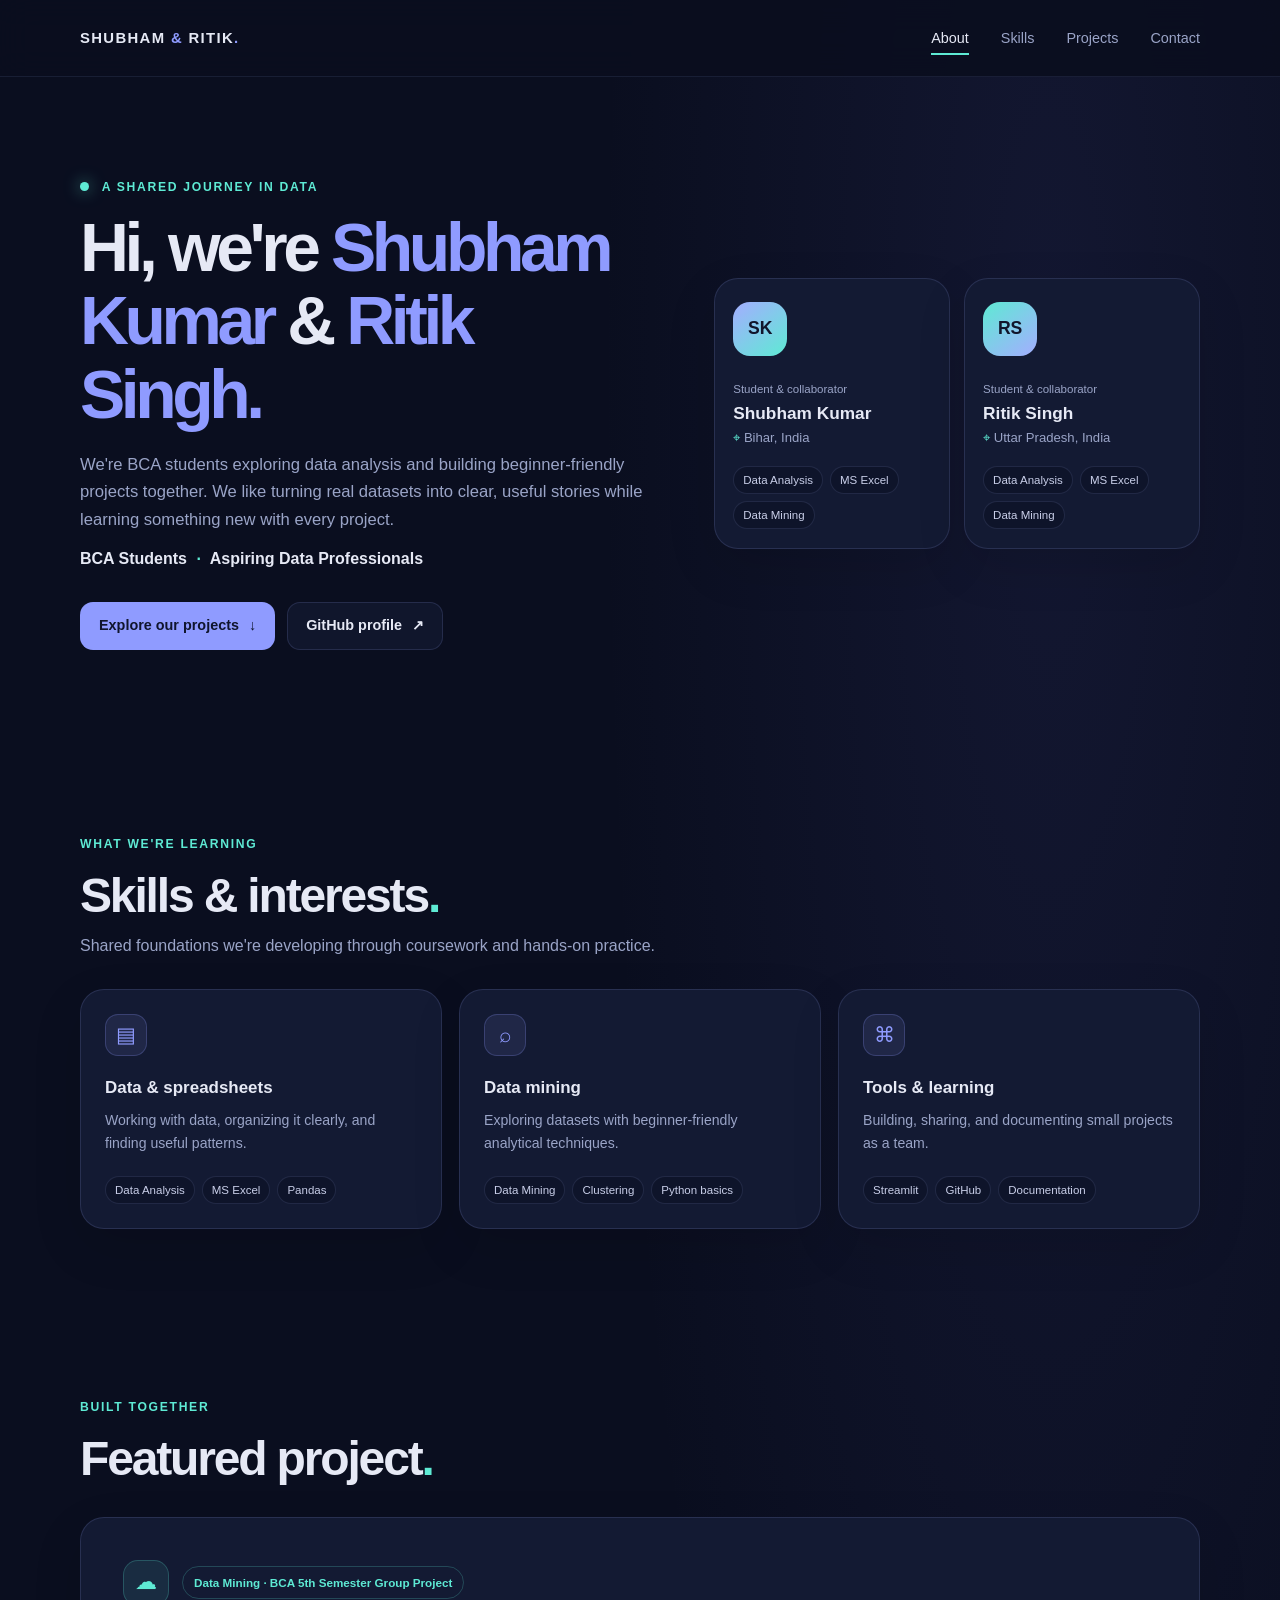
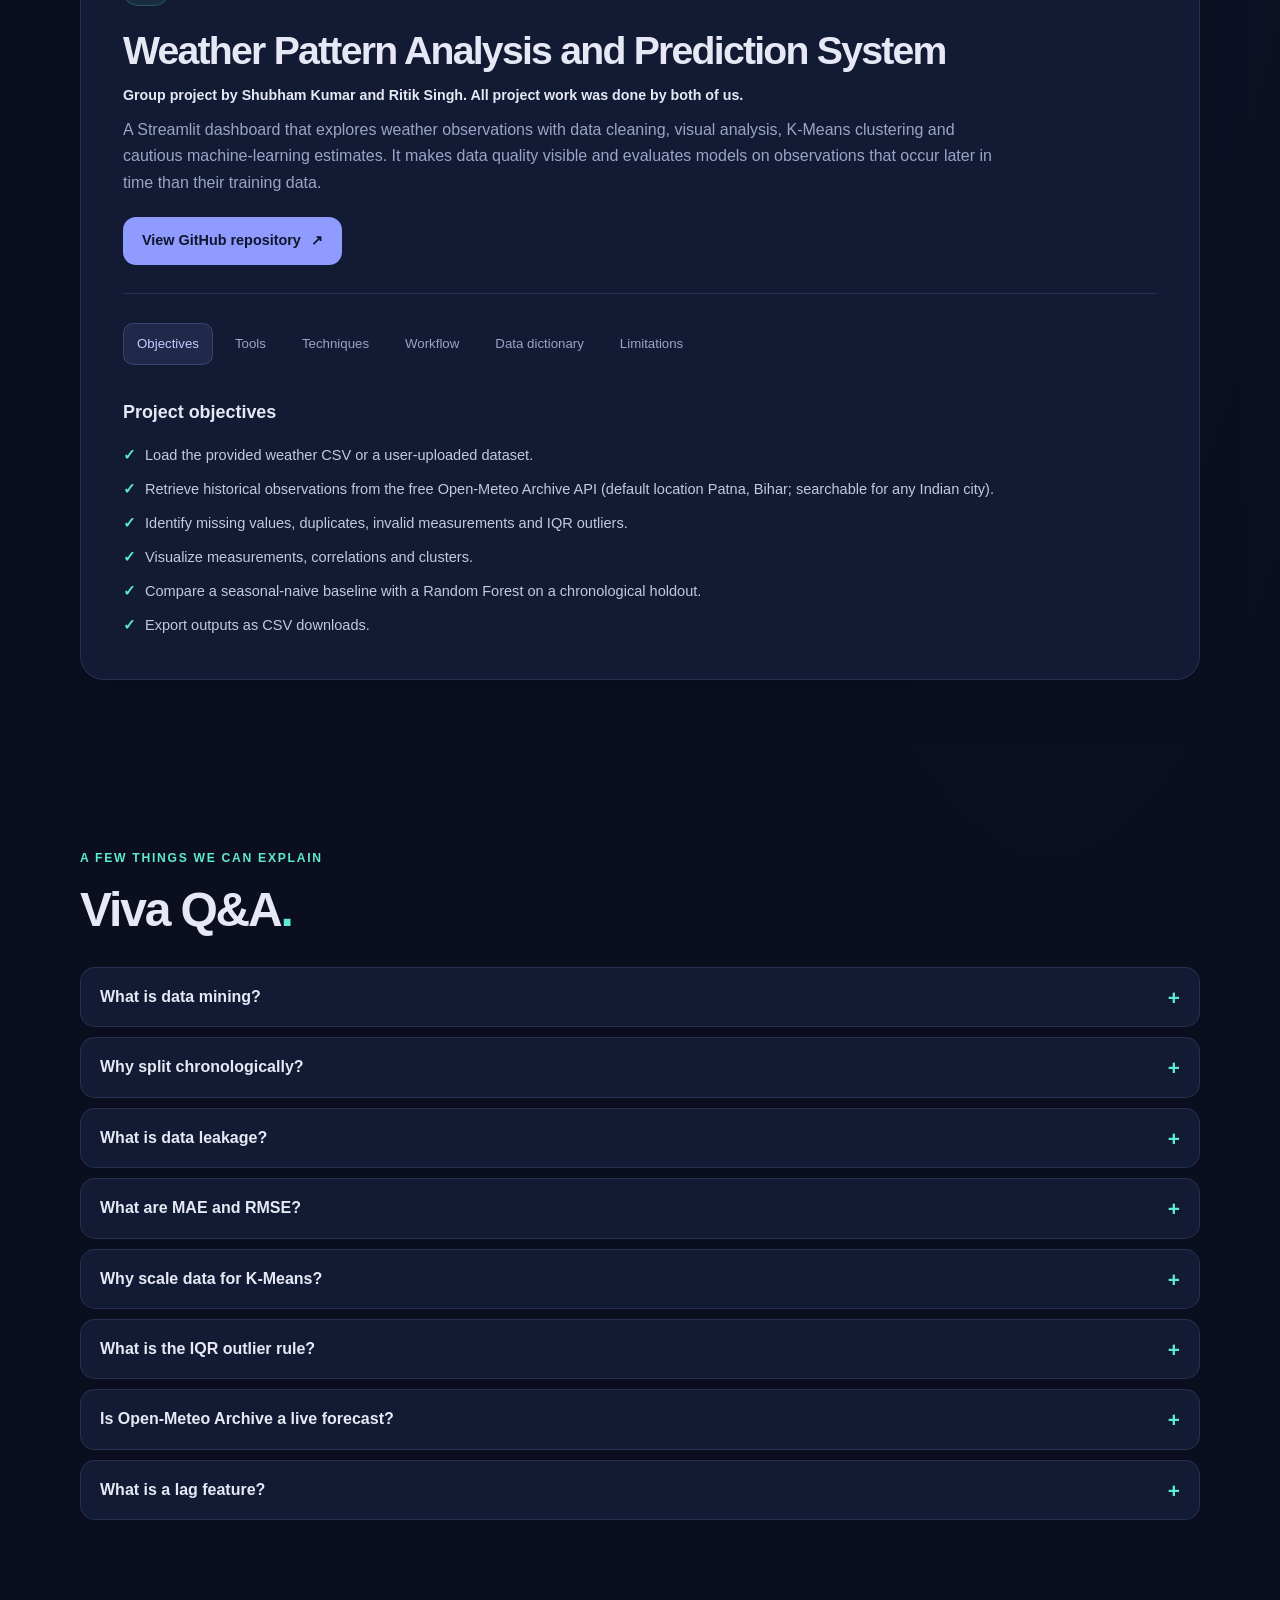
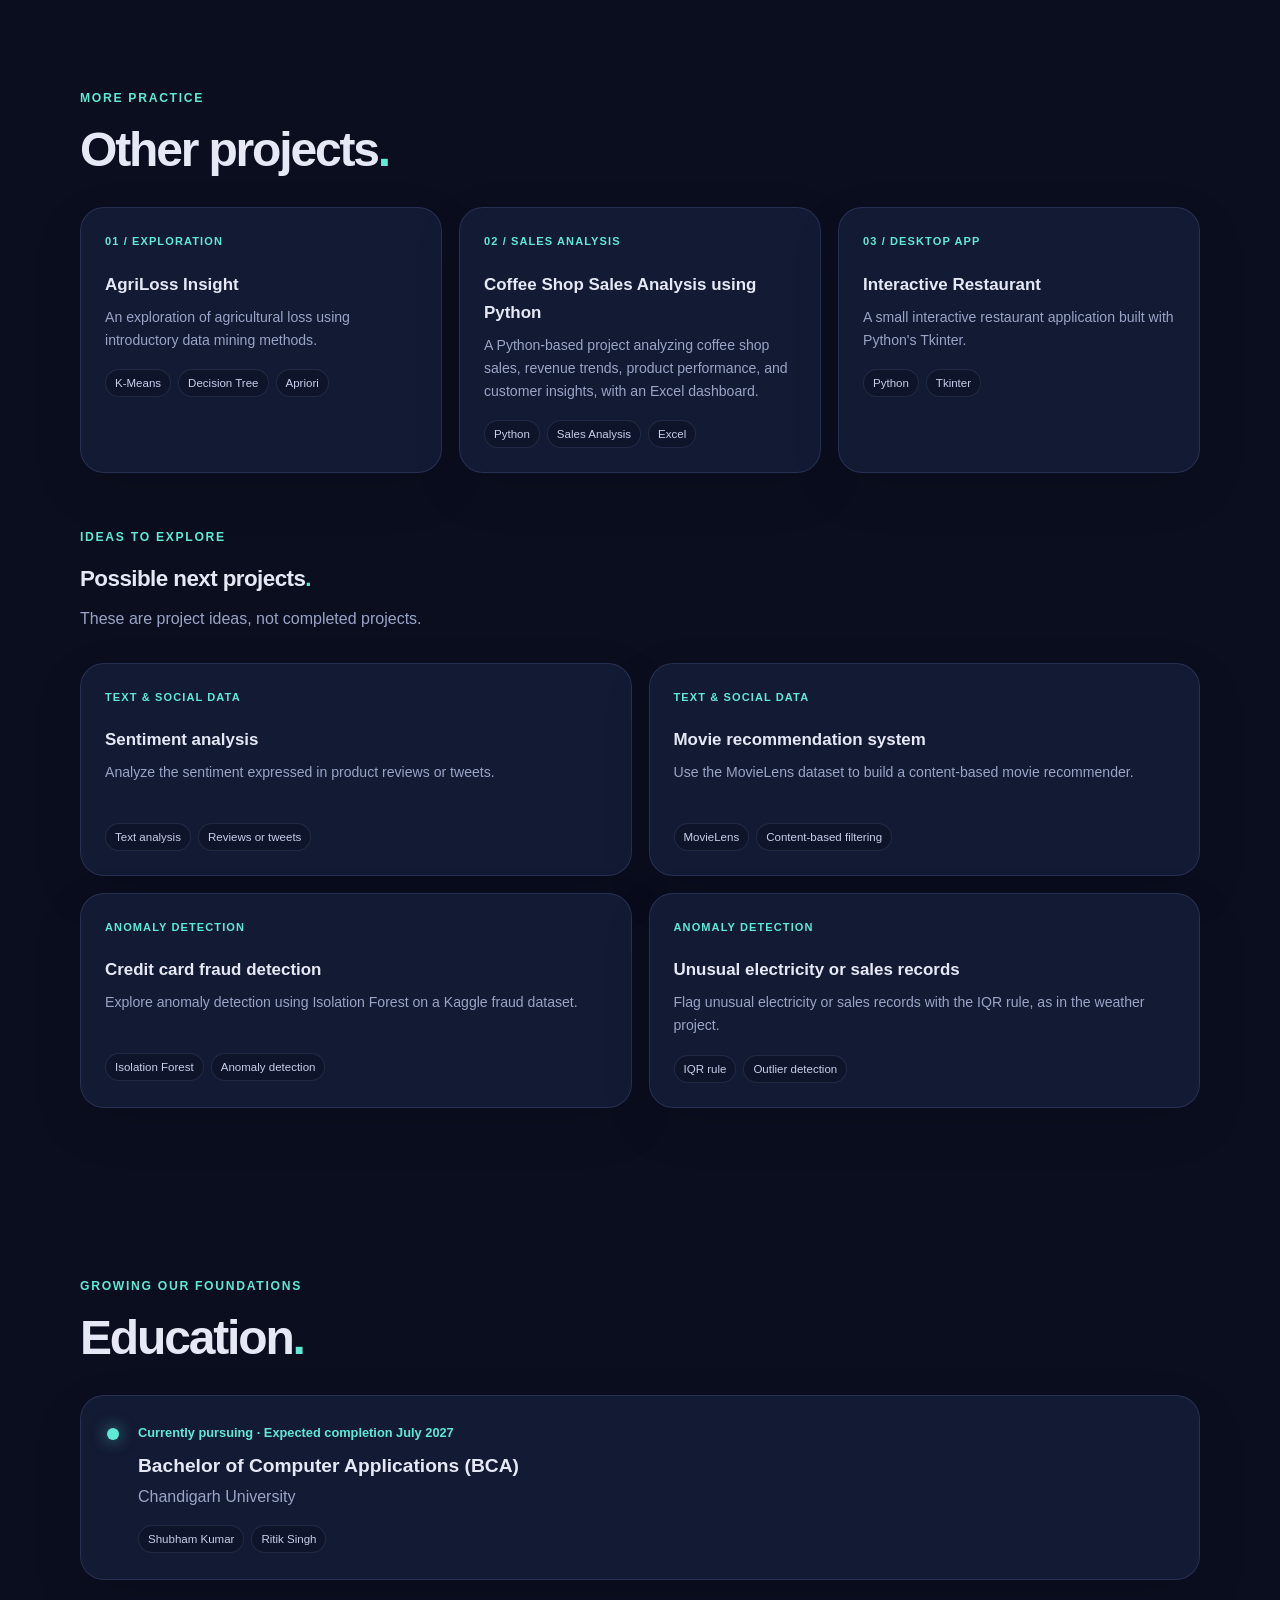
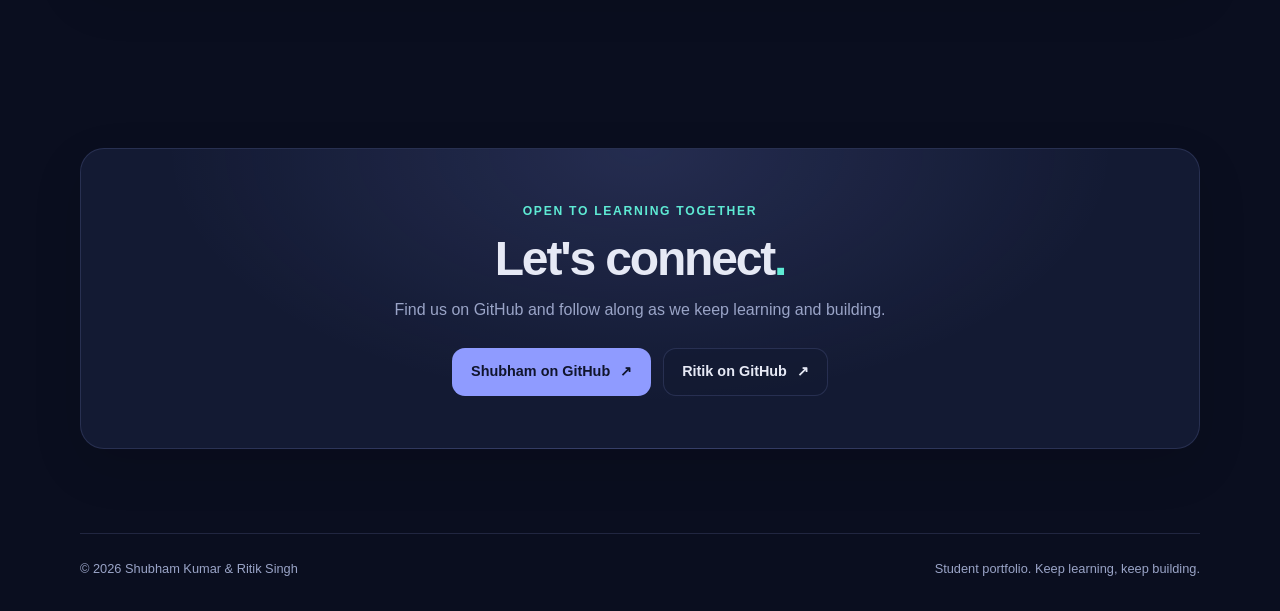
<file: index.html>
<!DOCTYPE html>
<html lang="en">
<head>
  <meta charset="UTF-8">
  <meta name="viewport" content="width=device-width, initial-scale=1">
  <meta name="theme-color" content="#0a0e1f">
  <meta name="description" content="The joint portfolio of Shubham Kumar and Ritik Singh, BCA students exploring data analysis and beginner-friendly projects.">
  <title>Shubham Kumar &amp; Ritik Singh — Student Portfolio</title>
  <link rel="stylesheet" href="style.css">
  <script src="script.js" defer></script>
</head>
<body>
  <a class="skip-link" href="#main">Skip to content</a>
  <header class="site-header">
    <nav class="navbar container" aria-label="Main navigation">
      <a class="brand" href="#home">SHUBHAM <span>&amp;</span> RITIK<span class="brand-period">.</span></a>
      <button class="menu-toggle" type="button" aria-expanded="false" aria-controls="nav-links" aria-label="Open navigation">
        <span></span><span></span>
      </button>
      <ul class="nav-links" id="nav-links">
        <li><a class="nav-link active" href="#about">About</a></li>
        <li><a class="nav-link" href="#skills">Skills</a></li>
        <li><a class="nav-link" href="#projects">Projects</a></li>
        <li><a class="nav-link" href="#contact">Contact</a></li>
      </ul>
    </nav>
  </header>

  <main id="main">
    <section class="hero section container" id="home" aria-labelledby="hero-title">
      <div class="hero-copy reveal" id="about">
        <p class="eyebrow"><span class="status-dot"></span> A shared journey in data</p>
        <h1 id="hero-title">Hi, we're <span>Shubham Kumar</span> &amp; <span>Ritik Singh.</span></h1>
        <p class="hero-description">We're BCA students exploring data analysis and building beginner-friendly projects together. We like turning real datasets into clear, useful stories while learning something new with every project.</p>
        <p class="hero-tagline">BCA Students <span>·</span> Aspiring Data Professionals</p>
        <div class="button-row">
          <a class="button button-primary" href="#projects">Explore our projects <span aria-hidden="true">↓</span></a>
          <a class="button button-secondary" href="https://github.com/ShubhamSingh1845" target="_blank" rel="noopener noreferrer">GitHub profile <span aria-hidden="true">↗</span></a>
        </div>
      </div>
      <div class="profile-grid reveal" aria-label="Meet the students">
        <article class="profile-card card">
          <div class="avatar avatar-one" aria-hidden="true">SK</div>
          <p class="profile-label">Student &amp; collaborator</p>
          <h2>Shubham Kumar</h2>
          <p class="location"><span aria-hidden="true">⌖</span> Bihar, India</p>
          <div class="chip-list" aria-label="Skills">
            <span class="chip">Data Analysis</span><span class="chip">MS Excel</span><span class="chip">Data Mining</span>
          </div>
        </article>
        <article class="profile-card card">
          <div class="avatar avatar-two" aria-hidden="true">RS</div>
          <p class="profile-label">Student &amp; collaborator</p>
          <h2>Ritik Singh</h2>
          <p class="location"><span aria-hidden="true">⌖</span> Uttar Pradesh, India</p>
          <div class="chip-list" aria-label="Skills">
            <span class="chip">Data Analysis</span><span class="chip">MS Excel</span><span class="chip">Data Mining</span>
          </div>
        </article>
      </div>
    </section>

    <section class="section container" id="skills" aria-labelledby="skills-title">
      <div class="section-heading reveal">
        <p class="eyebrow">What we're learning</p>
        <h2 id="skills-title">Skills &amp; interests<span class="accent-period">.</span></h2>
        <p>Shared foundations we're developing through coursework and hands-on practice.</p>
      </div>
      <div class="three-grid">
        <article class="skill-card card reveal"><span class="card-icon" aria-hidden="true">▤</span><h3>Data &amp; spreadsheets</h3><p>Working with data, organizing it clearly, and finding useful patterns.</p><div class="chip-list"><span class="chip">Data Analysis</span><span class="chip">MS Excel</span><span class="chip">Pandas</span></div></article>
        <article class="skill-card card reveal"><span class="card-icon" aria-hidden="true">⌕</span><h3>Data mining</h3><p>Exploring datasets with beginner-friendly analytical techniques.</p><div class="chip-list"><span class="chip">Data Mining</span><span class="chip">Clustering</span><span class="chip">Python basics</span></div></article>
        <article class="skill-card card reveal"><span class="card-icon" aria-hidden="true">⌘</span><h3>Tools &amp; learning</h3><p>Building, sharing, and documenting small projects as a team.</p><div class="chip-list"><span class="chip">Streamlit</span><span class="chip">GitHub</span><span class="chip">Documentation</span></div></article>
      </div>
    </section>

    <section class="section container" id="projects" aria-labelledby="projects-title">
      <div class="section-heading reveal">
        <p class="eyebrow">Built together</p>
        <h2 id="projects-title">Featured project<span class="accent-period">.</span></h2>
      </div>
      <article class="featured-project card reveal">
        <div class="project-topline"><span class="project-mark" aria-hidden="true">☁</span><span class="project-badge">Data Mining · BCA 5th Semester Group Project</span></div>
        <h3 class="featured-title">Weather Pattern Analysis and Prediction System</h3>
        <p class="credit-line">Group project by Shubham Kumar and Ritik Singh. All project work was done by both of us.</p>
        <p class="project-description">A Streamlit dashboard that explores weather observations with data cleaning, visual analysis, K-Means clustering and cautious machine-learning estimates. It makes data quality visible and evaluates models on observations that occur later in time than their training data.</p>
        <a class="button button-primary project-link" href="https://github.com/ShubhamSingh1845/Weather-Pattern-Analysis-and-Prediction-System" target="_blank" rel="noopener noreferrer">View GitHub repository <span aria-hidden="true">↗</span></a>

        <div class="project-details">
          <div class="tab-list" role="tablist" aria-label="Weather project details">
            <button class="tab-button" id="tab-objectives" type="button" role="tab" aria-selected="true" aria-controls="panel-objectives" tabindex="0">Objectives</button>
            <button class="tab-button" id="tab-tools" type="button" role="tab" aria-selected="false" aria-controls="panel-tools" tabindex="-1">Tools</button>
            <button class="tab-button" id="tab-techniques" type="button" role="tab" aria-selected="false" aria-controls="panel-techniques" tabindex="-1">Techniques</button>
            <button class="tab-button" id="tab-workflow" type="button" role="tab" aria-selected="false" aria-controls="panel-workflow" tabindex="-1">Workflow</button>
            <button class="tab-button" id="tab-dictionary" type="button" role="tab" aria-selected="false" aria-controls="panel-dictionary" tabindex="-1">Data dictionary</button>
            <button class="tab-button" id="tab-limitations" type="button" role="tab" aria-selected="false" aria-controls="panel-limitations" tabindex="-1">Limitations</button>
          </div>
          <section class="tab-panel" id="panel-objectives" role="tabpanel" aria-labelledby="tab-objectives" tabindex="0">
            <h4>Project objectives</h4>
            <ul class="check-list">
              <li>Load the provided weather CSV or a user-uploaded dataset.</li>
              <li>Retrieve historical observations from the free Open-Meteo Archive API (default location Patna, Bihar; searchable for any Indian city).</li>
              <li>Identify missing values, duplicates, invalid measurements and IQR outliers.</li>
              <li>Visualize measurements, correlations and clusters.</li>
              <li>Compare a seasonal-naive baseline with a Random Forest on a chronological holdout.</li>
              <li>Export outputs as CSV downloads.</li>
            </ul>
          </section>
          <section class="tab-panel" id="panel-tools" role="tabpanel" aria-labelledby="tab-tools" tabindex="0" hidden>
            <h4>Tools &amp; technologies</h4>
            <div class="chip-list tech-chips"><span class="chip">🐍 Python</span><span class="chip">🐼 Pandas</span><span class="chip">🔢 NumPy</span><span class="chip">🤖 Scikit-learn</span><span class="chip">📊 Plotly</span><span class="chip">🌐 Requests</span><span class="chip">🖥️ Streamlit</span><span class="chip">🌦️ Open-Meteo API</span><span class="chip">🐙 Git/GitHub</span></div>
          </section>
          <section class="tab-panel" id="panel-techniques" role="tabpanel" aria-labelledby="tab-techniques" tabindex="0" hidden>
            <h4>Data mining techniques</h4>
            <ul class="check-list">
              <li>Preprocessing: duplicate removal, invalid-value flagging, median imputation of predictors only, IQR outlier detection.</li>
              <li>Descriptive statistics, correlation analysis, monthly summaries.</li>
              <li>K-Means clustering with scaled features (exploratory, not forecasts).</li>
              <li>Random Forest regression with lag and cyclical calendar features.</li>
              <li>Seasonal-naive 7-day lag baseline.</li>
              <li>Chronological split (latest 20% held out) to avoid data leakage.</li>
              <li>Evaluation with MAE and RMSE.</li>
            </ul>
          </section>
          <section class="tab-panel" id="panel-workflow" role="tabpanel" aria-labelledby="tab-workflow" tabindex="0" hidden>
            <h4>Project workflow</h4>
            <ol class="workflow">
              <li><span>01</span>Load data</li><li><span>02</span>Clean</li><li><span>03</span>Explore &amp; visualize</li><li><span>04</span>Cluster</li><li><span>05</span>Predict</li><li><span>06</span>Evaluate</li><li><span>07</span>Export CSV</li>
            </ol>
          </section>
          <section class="tab-panel" id="panel-dictionary" role="tabpanel" aria-labelledby="tab-dictionary" tabindex="0" hidden>
            <h4>Data dictionary</h4>
            <div class="table-wrap" tabindex="0" aria-label="Scrollable data dictionary">
              <table>
                <thead><tr><th scope="col">App field</th><th scope="col">Open-Meteo variable</th><th scope="col">Unit</th></tr></thead>
                <tbody>
                  <tr><td>date</td><td>daily.time</td><td>local calendar date</td></tr>
                  <tr><td>temperature_mean</td><td>temperature_2m_mean</td><td>°C</td></tr>
                  <tr><td>temperature_max</td><td>temperature_2m_max</td><td>°C</td></tr>
                  <tr><td>temperature_min</td><td>temperature_2m_min</td><td>°C</td></tr>
                  <tr><td>precipitation</td><td>precipitation_sum</td><td>mm/day</td></tr>
                  <tr><td>wind_speed_max</td><td>wind_speed_10m_max</td><td>m/s</td></tr>
                  <tr><td>humidity_mean</td><td>daily mean of hourly relative_humidity_2m</td><td>%</td></tr>
                  <tr><td>surface_pressure_mean</td><td>daily mean of hourly surface_pressure</td><td>hPa</td></tr>
                </tbody>
              </table>
            </div>
          </section>
          <section class="tab-panel" id="panel-limitations" role="tabpanel" aria-labelledby="tab-limitations" tabindex="0" hidden>
            <h4>Limitations &amp; caveats</h4>
            <ul class="check-list">
              <li>The supplied CSV has 366 rows and 22 fields but no date column, so chronological evaluation is disabled for it.</li>
              <li>Estimates are model-generated, not official forecasts.</li>
              <li>Open-Meteo needs an internet connection.</li>
              <li>Uncertainty grows with horizon.</li>
            </ul>
          </section>
        </div>
      </article>
    </section>

    <section class="section container" aria-labelledby="viva-title">
      <div class="section-heading reveal">
        <p class="eyebrow">A few things we can explain</p>
        <h2 id="viva-title">Viva Q&amp;A<span class="accent-period">.</span></h2>
      </div>
      <div class="faq-list reveal">
        <details class="faq-item"><summary>What is data mining?</summary><p>Data mining is the process of examining data to discover patterns, relationships, and useful information.</p></details>
        <details class="faq-item"><summary>Why split chronologically?</summary><p>For time-based data, training on earlier observations and testing on later ones better reflects how a model would be used in practice.</p></details>
        <details class="faq-item"><summary>What is data leakage?</summary><p>Data leakage happens when information unavailable at prediction time influences model training or evaluation, making results misleading.</p></details>
        <details class="faq-item"><summary>What are MAE and RMSE?</summary><p>They measure average prediction error. MAE averages absolute errors; RMSE squares errors before averaging and taking the square root, so larger errors count more.</p></details>
        <details class="faq-item"><summary>Why scale data for K-Means?</summary><p>K-Means uses distances. Scaling helps features with large numeric ranges from dominating the distance calculation.</p></details>
        <details class="faq-item"><summary>What is the IQR outlier rule?</summary><p>The interquartile range is Q3 − Q1. Values below Q1 − 1.5 × IQR or above Q3 + 1.5 × IQR are flagged as potential outliers.</p></details>
        <details class="faq-item"><summary>Is Open-Meteo Archive a live forecast?</summary><p>No. The Archive API provides historical weather data, not a live forecast.</p></details>
        <details class="faq-item"><summary>What is a lag feature?</summary><p>A lag feature is a previous observation used as an input, such as a measurement from seven days earlier.</p></details>
      </div>
    </section>

    <section class="section container" aria-labelledby="other-projects-title">
      <div class="section-heading reveal">
        <p class="eyebrow">More practice</p>
        <h2 id="other-projects-title">Other projects<span class="accent-period">.</span></h2>
      </div>
      <div class="three-grid">
        <article class="small-project card reveal"><span class="small-project-number">01 / EXPLORATION</span><h3>AgriLoss Insight</h3><p>An exploration of agricultural loss using introductory data mining methods.</p><div class="chip-list"><span class="chip">K-Means</span><span class="chip">Decision Tree</span><span class="chip">Apriori</span></div></article>
        <article class="small-project card reveal"><span class="small-project-number">02 / SALES ANALYSIS</span><h3>Coffee Shop Sales Analysis using Python</h3><p>A Python-based project analyzing coffee shop sales, revenue trends, product performance, and customer insights, with an Excel dashboard.</p><div class="chip-list"><span class="chip">Python</span><span class="chip">Sales Analysis</span><span class="chip">Excel</span></div></article>
        <article class="small-project card reveal"><span class="small-project-number">03 / DESKTOP APP</span><h3>Interactive Restaurant</h3><p>A small interactive restaurant application built with Python's Tkinter.</p><div class="chip-list"><span class="chip">Python</span><span class="chip">Tkinter</span></div></article>
      </div>
      <div class="section-heading idea-heading reveal">
        <p class="eyebrow">Ideas to explore</p>
        <h3>Possible next projects<span class="accent-period">.</span></h3>
        <p>These are project ideas, not completed projects.</p>
      </div>
      <div class="three-grid idea-grid">
        <article class="small-project card reveal">
          <span class="small-project-number">TEXT &amp; SOCIAL DATA</span>
          <h3>Sentiment analysis</h3>
          <p>Analyze the sentiment expressed in product reviews or tweets.</p>
          <div class="chip-list"><span class="chip">Text analysis</span><span class="chip">Reviews or tweets</span></div>
        </article>
        <article class="small-project card reveal">
          <span class="small-project-number">TEXT &amp; SOCIAL DATA</span>
          <h3>Movie recommendation system</h3>
          <p>Use the MovieLens dataset to build a content-based movie recommender.</p>
          <div class="chip-list"><span class="chip">MovieLens</span><span class="chip">Content-based filtering</span></div>
        </article>
        <article class="small-project card reveal">
          <span class="small-project-number">ANOMALY DETECTION</span>
          <h3>Credit card fraud detection</h3>
          <p>Explore anomaly detection using Isolation Forest on a Kaggle fraud dataset.</p>
          <div class="chip-list"><span class="chip">Isolation Forest</span><span class="chip">Anomaly detection</span></div>
        </article>
        <article class="small-project card reveal">
          <span class="small-project-number">ANOMALY DETECTION</span>
          <h3>Unusual electricity or sales records</h3>
          <p>Flag unusual electricity or sales records with the IQR rule, as in the weather project.</p>
          <div class="chip-list"><span class="chip">IQR rule</span><span class="chip">Outlier detection</span></div>
        </article>
      </div>
    </section>

    <section class="section container" aria-labelledby="education-title">
      <div class="section-heading reveal">
        <p class="eyebrow">Growing our foundations</p>
        <h2 id="education-title">Education<span class="accent-period">.</span></h2>
      </div>
      <div class="timeline-card card reveal">
        <div class="timeline-dot" aria-hidden="true"></div>
        <div><p class="timeline-date">Currently pursuing · Expected completion July 2027</p><h3>Bachelor of Computer Applications (BCA)</h3><p>Chandigarh University</p><div class="chip-list"><span class="chip">Shubham Kumar</span><span class="chip">Ritik Singh</span></div></div>
      </div>
    </section>

    <section class="section container contact-section" id="contact" aria-labelledby="contact-title">
      <div class="contact-card card reveal">
        <p class="eyebrow">Open to learning together</p>
        <h2 id="contact-title">Let's connect<span class="accent-period">.</span></h2>
        <p>Find us on GitHub and follow along as we keep learning and building.</p>
        <div class="button-row">
          <a class="button button-primary" href="https://github.com/ShubhamSingh1845/Weather-Pattern-Analysis-and-Prediction-System" target="_blank" rel="noopener noreferrer">Shubham on GitHub <span aria-hidden="true">↗</span></a>
          <a class="button button-secondary" href="https://github.com/RITIK-USERNAME" target="_blank" rel="noopener noreferrer">Ritik on GitHub <span aria-hidden="true">↗</span></a>
        </div>
      </div>
    </section>
  </main>
  <footer class="site-footer container"><p>© 2026 Shubham Kumar &amp; Ritik Singh</p><p>Student portfolio. Keep learning, keep building.</p></footer>
</body>
</html>
</file>
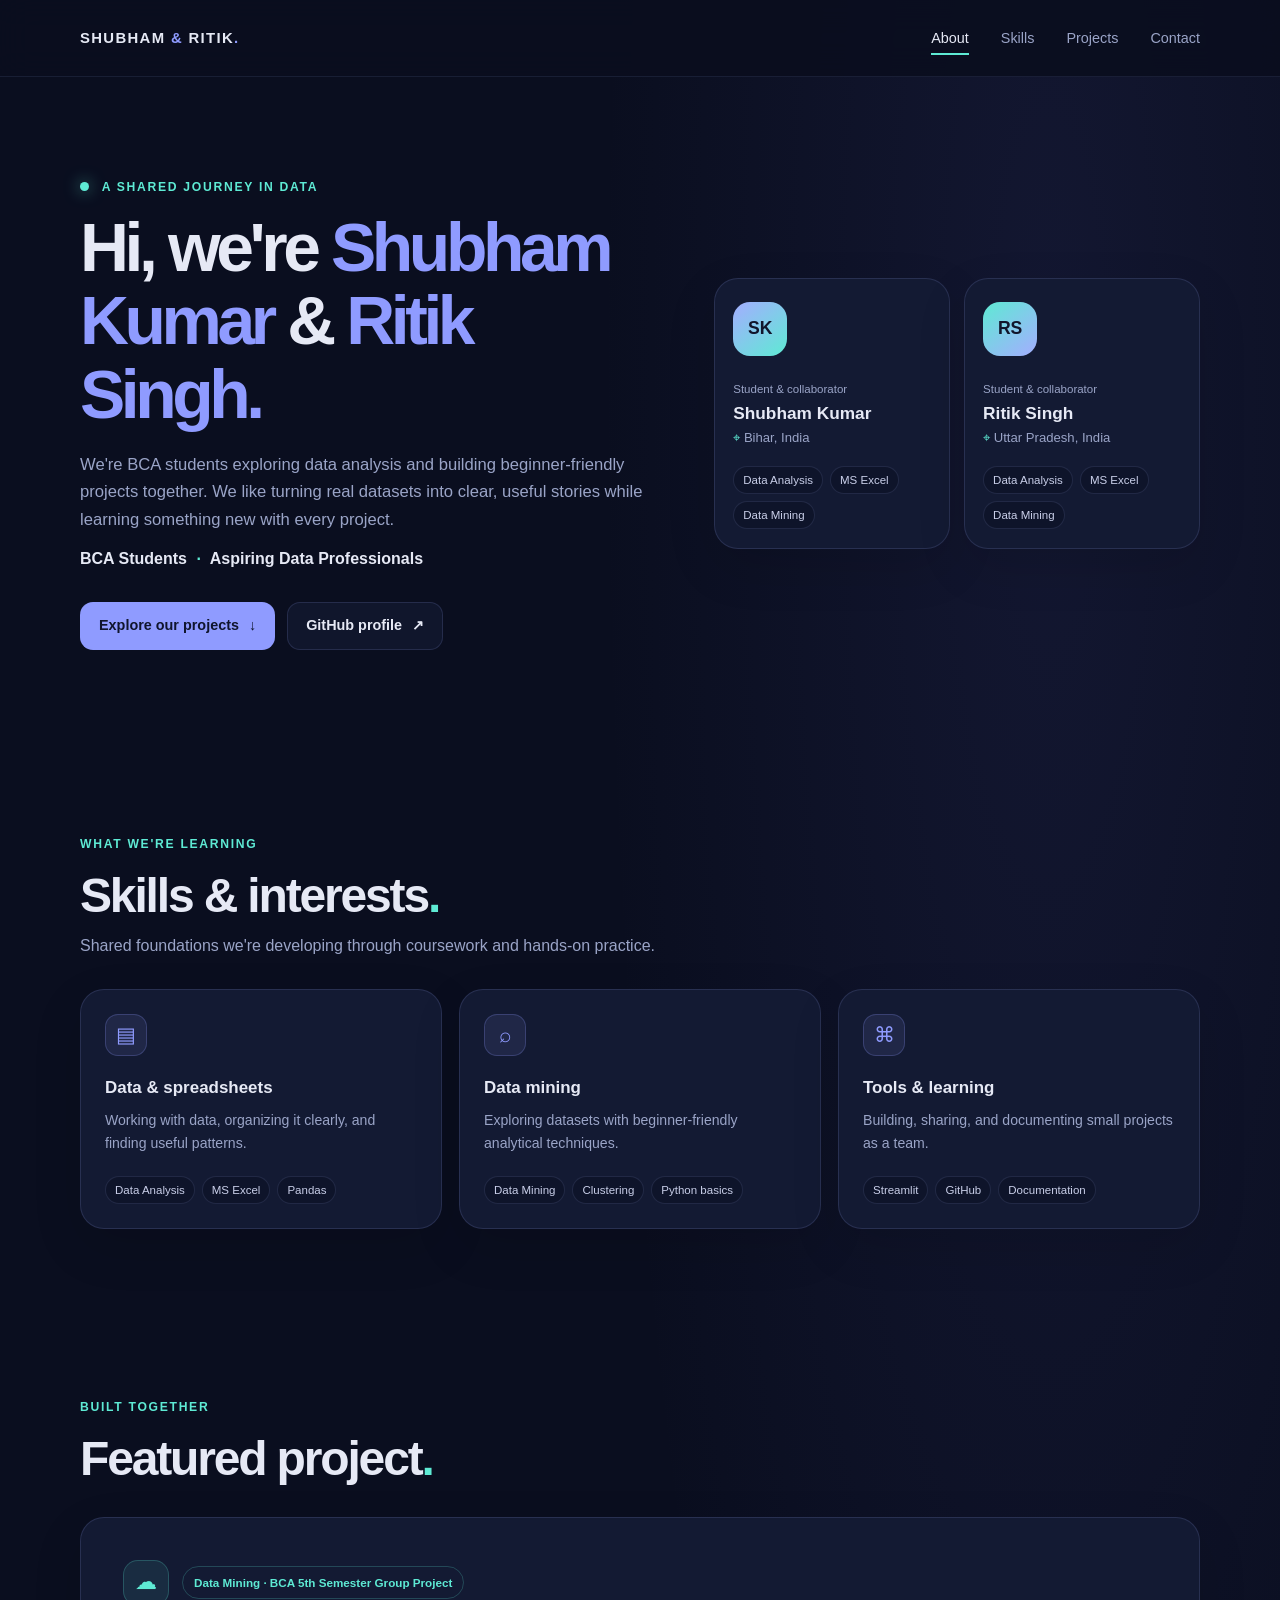
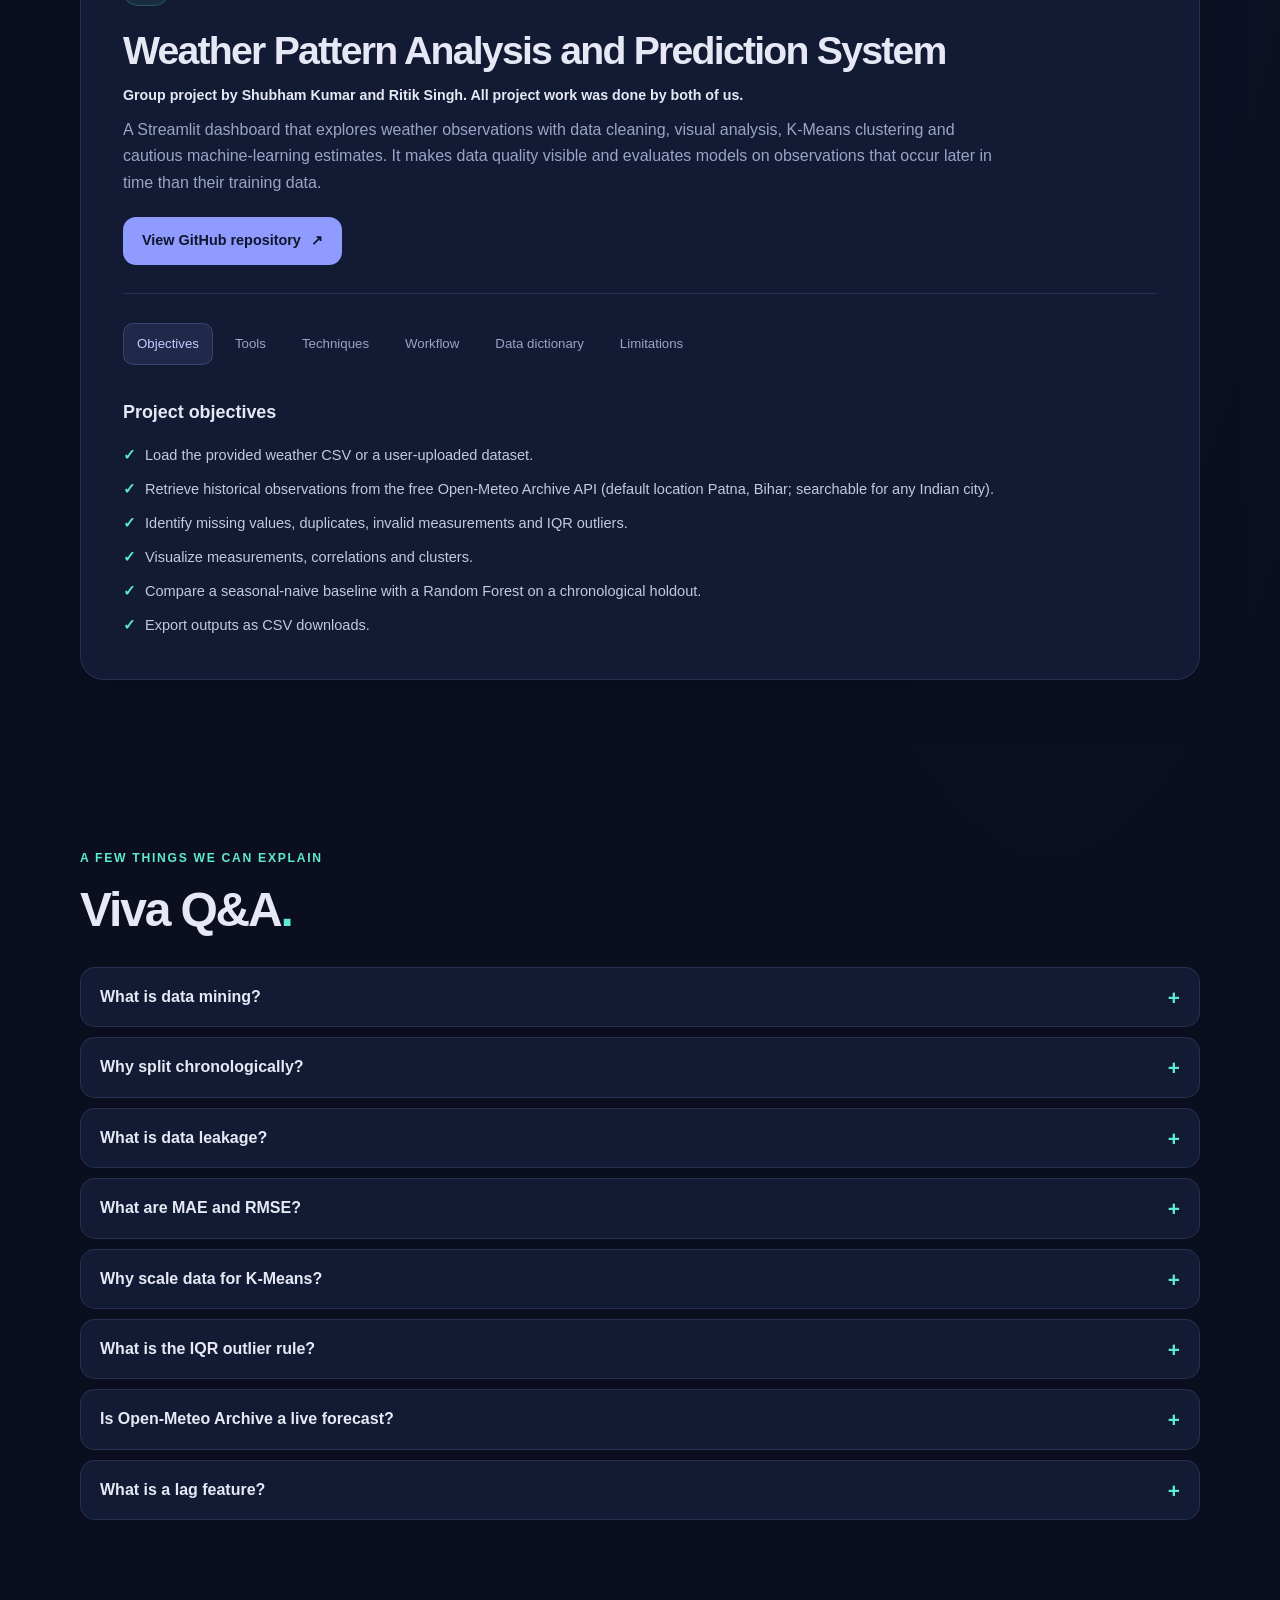
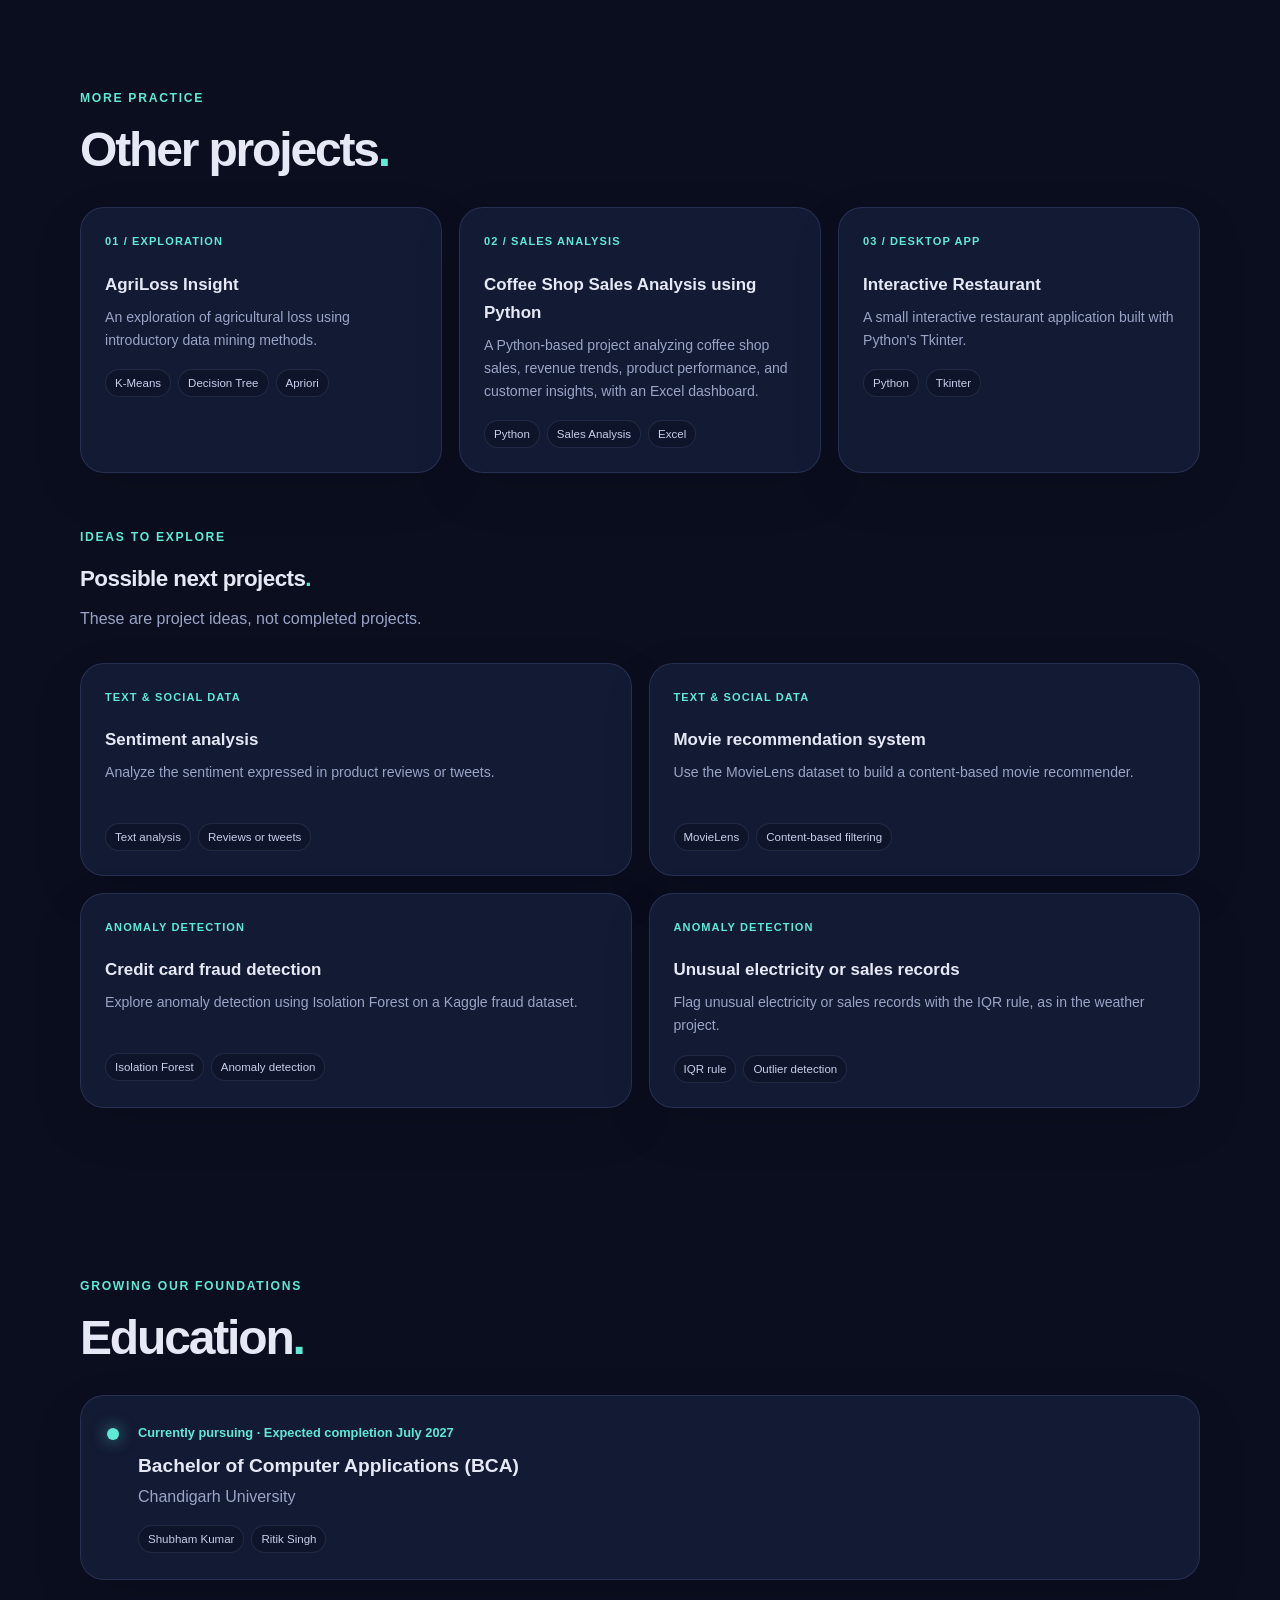
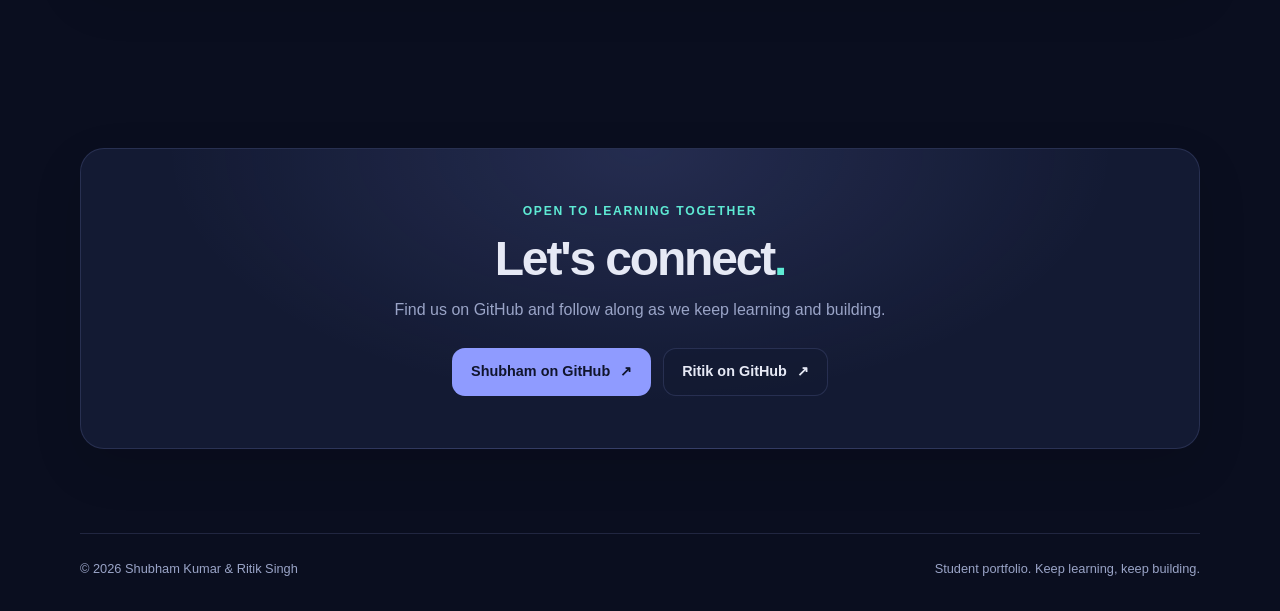
<file: portfolio-single-file.html>
﻿<!DOCTYPE html>
<html lang="en">
<head>
  <meta charset="UTF-8">
  <meta name="viewport" content="width=device-width, initial-scale=1">
  <meta name="theme-color" content="#0a0e1f">
  <meta name="description" content="The joint portfolio of Shubham Kumar and Ritik Singh, BCA students exploring data analysis and beginner-friendly projects.">
  <title>Shubham Kumar &amp; Ritik Singh — Student Portfolio</title>
  <style>
/* Shared visual system for the standalone portfolio page. */
:root {
  color-scheme: dark;
  --background: #0a0e1f;
  --card: #131a33;
  --card-raised: #171f3b;
  --text: #e6e9f5;
  --muted: #9aa4c7;
  --purple: #8f9bff;
  --green: #5eead4;
  --border: rgba(160, 174, 255, 0.15);
  --container: 1120px;
}

* { box-sizing: border-box; }
html { scroll-behavior: smooth; scroll-padding-top: 92px; }
body {
  margin: 0;
  background:
    radial-gradient(ellipse at 82% 7%, rgba(80, 83, 172, 0.13), transparent 28rem),
    var(--background);
  color: var(--text);
  font-family: Inter, "Segoe UI", Arial, sans-serif;
  font-size: 16px;
  line-height: 1.65;
  -webkit-font-smoothing: antialiased;
}
a { color: inherit; }
button { font: inherit; }
.container { width: min(var(--container), calc(100% - 48px)); margin-inline: auto; }
.section { padding-block: 84px; scroll-margin-top: 75px; }
.skip-link {
  position: fixed;
  z-index: 20;
  top: 10px;
  left: 10px;
  padding: 10px 16px;
  transform: translateY(-160%);
  border-radius: 10px;
  background: var(--green);
  color: #0a0e1f;
  font-weight: 700;
}
.skip-link:focus { transform: translateY(0); }
:focus-visible { outline: 3px solid var(--green); outline-offset: 4px; }

.site-header {
  position: sticky;
  z-index: 10;
  top: 0;
  border-bottom: 1px solid rgba(160, 174, 255, 0.1);
  background: rgba(10, 14, 31, 0.9);
  backdrop-filter: blur(16px);
}
.navbar { min-height: 76px; display: flex; align-items: center; justify-content: space-between; gap: 28px; }
.brand { text-decoration: none; font-size: 0.93rem; font-weight: 850; letter-spacing: 0.09em; white-space: nowrap; }
.brand > span:first-child, .brand-period { color: var(--purple); }
.nav-links { display: flex; align-items: center; gap: 32px; margin: 0; padding: 0; list-style: none; }
.nav-link { position: relative; color: var(--muted); text-decoration: none; font-size: 0.9rem; transition: color 180ms ease; }
.nav-link:hover, .nav-link.active { color: var(--text); }
.nav-link.active::after { position: absolute; right: 0; bottom: -9px; left: 0; height: 2px; background: var(--green); content: ""; }
.menu-toggle { display: none; }

.hero { min-height: 660px; display: grid; grid-template-columns: 1.08fr 0.92fr; align-items: center; gap: 64px; padding-top: 100px; padding-bottom: 100px; }
.eyebrow { margin: 0 0 14px; color: var(--green); font-size: 0.76rem; font-weight: 750; letter-spacing: 0.14em; text-transform: uppercase; }
.status-dot, .timeline-dot { display: inline-block; width: 9px; height: 9px; border-radius: 50%; background: var(--green); box-shadow: 0 0 16px rgba(94, 234, 212, 0.65); }
.status-dot { margin-right: 8px; }
h1, h2, h3, h4, p { margin-top: 0; }
.hero h1 { max-width: 680px; margin-bottom: 20px; font-size: clamp(2.7rem, 5.3vw, 4.65rem); line-height: 1.08; letter-spacing: -0.065em; }
.hero h1 span { color: var(--purple); }
.hero-description { max-width: 570px; margin-bottom: 13px; color: var(--muted); font-size: 1.04rem; }
.hero-tagline { margin-bottom: 29px; color: var(--text); font-weight: 650; }
.hero-tagline span { padding-inline: 5px; color: var(--green); }
.button-row { display: flex; flex-wrap: wrap; gap: 12px; }
.button { min-height: 48px; display: inline-flex; align-items: center; justify-content: center; gap: 10px; padding: 11px 18px; border: 1px solid transparent; border-radius: 13px; text-decoration: none; font-size: 0.9rem; font-weight: 700; transition: transform 180ms ease, background 180ms ease, border-color 180ms ease; }
.button:hover { transform: translateY(-2px); }
.button-primary { background: var(--purple); color: #10152d; }
.button-primary:hover { background: #a9b1ff; }
.button-secondary { border-color: var(--border); background: rgba(19, 26, 51, 0.7); color: var(--text); }
.button-secondary:hover { border-color: rgba(143, 155, 255, 0.55); background: var(--card); }
.profile-grid { display: grid; grid-template-columns: 1fr 1fr; gap: 14px; transform: translateY(15px); }
.card { border: 1px solid var(--border); border-radius: 24px; background: var(--card); box-shadow: 0 18px 50px rgba(0, 0, 0, 0.12); transition: transform 220ms ease, border-color 220ms ease, box-shadow 220ms ease; }
.card:hover { transform: translateY(-5px); border-color: rgba(143, 155, 255, 0.34); box-shadow: 0 24px 55px rgba(0, 0, 0, 0.23); }
.profile-card { min-width: 0; padding: 23px 18px 19px; }
.avatar { width: 54px; height: 54px; display: grid; place-items: center; margin-bottom: 24px; border-radius: 17px; color: #11152b; font-size: 1.1rem; font-weight: 850; }
.avatar-one { background: linear-gradient(140deg, #a4adff, #5eead4); }
.avatar-two { background: linear-gradient(140deg, #5eead4, #a4adff); }
.profile-label { margin-bottom: 2px; color: var(--muted); font-size: 0.72rem; }
.profile-card h2 { margin-bottom: 2px; font-size: 1.08rem; line-height: 1.4; }
.location { margin-bottom: 17px; color: var(--muted); font-size: 0.82rem; }
.location span { color: var(--green); }
.chip-list { display: flex; flex-wrap: wrap; gap: 7px; }
.chip { display: inline-flex; align-items: center; padding: 5px 9px; border: 1px solid rgba(160, 174, 255, 0.13); border-radius: 999px; background: rgba(10, 14, 31, 0.43); color: #c8cee8; font-size: 0.72rem; line-height: 1.4; }

.section-heading { max-width: 650px; margin-bottom: 30px; }
.section-heading h2, .contact-card h2 { margin-bottom: 10px; font-size: clamp(2rem, 4vw, 3rem); line-height: 1.15; letter-spacing: -0.045em; }
.accent-period { color: var(--green); }
.section-heading > p:last-child { margin-bottom: 0; color: var(--muted); }
.three-grid { display: grid; grid-template-columns: repeat(3, minmax(0, 1fr)); gap: 17px; }
.idea-heading { margin-top: 54px; }
.idea-heading h3 { margin-bottom: 8px; font-size: 1.4rem; letter-spacing: -0.025em; }
.idea-grid { grid-template-columns: repeat(2, minmax(0, 1fr)); }
.skill-card, .small-project { min-height: 220px; padding: 24px; }
.card-icon { width: 42px; height: 42px; display: grid; place-items: center; margin-bottom: 18px; border: 1px solid rgba(143, 155, 255, 0.23); border-radius: 13px; background: rgba(143, 155, 255, 0.1); color: var(--purple); font-size: 1.3rem; }
.skill-card h3, .small-project h3 { margin-bottom: 7px; font-size: 1.06rem; }
.skill-card > p, .small-project > p { min-height: 50px; margin-bottom: 17px; color: var(--muted); font-size: 0.88rem; }

.featured-project { padding: clamp(23px, 4vw, 42px); }
.project-topline { display: flex; flex-wrap: wrap; align-items: center; gap: 13px; margin-bottom: 21px; }
.project-mark { width: 46px; height: 46px; display: grid; place-items: center; border: 1px solid rgba(94, 234, 212, 0.22); border-radius: 15px; background: rgba(94, 234, 212, 0.09); color: var(--green); font-size: 1.4rem; }
.project-badge { padding: 6px 11px; border: 1px solid rgba(94, 234, 212, 0.22); border-radius: 999px; color: var(--green); font-size: 0.73rem; font-weight: 650; }
.featured-title { max-width: 850px; margin-bottom: 10px; font-size: clamp(1.7rem, 3.5vw, 2.45rem); line-height: 1.2; letter-spacing: -0.045em; }
.credit-line { margin-bottom: 10px; color: var(--text); font-size: 0.89rem; font-weight: 600; }
.project-description { max-width: 880px; margin-bottom: 21px; color: var(--muted); }
.project-link { margin-bottom: 28px; }
.project-details { padding-top: 25px; border-top: 1px solid var(--border); }
.tab-list { display: flex; gap: 8px; overflow-x: auto; margin: 0 -4px 23px; padding: 4px 4px 10px; scrollbar-color: #3a456c transparent; }
.tab-button { flex: 0 0 auto; padding: 9px 13px; border: 1px solid transparent; border-radius: 10px; background: transparent; color: var(--muted); cursor: pointer; font-size: 0.83rem; }
.tab-button:hover { color: var(--text); }
.tab-button[aria-selected="true"] { border-color: rgba(143, 155, 255, 0.22); background: rgba(143, 155, 255, 0.12); color: #c4caff; }
.tab-panel h4 { margin-bottom: 15px; font-size: 1.12rem; }
.check-list { display: grid; gap: 10px; margin: 0; padding: 0; list-style: none; }
.check-list li { position: relative; padding-left: 22px; color: #c2c9e2; font-size: 0.91rem; }
.check-list li::before { position: absolute; left: 0; color: var(--green); content: "✓"; font-weight: 800; }
.tech-chips { gap: 10px; }
.tech-chips .chip { padding: 8px 12px; font-size: 0.82rem; }
.workflow { display: grid; grid-template-columns: repeat(7, minmax(105px, 1fr)); gap: 0; margin: 25px 0 8px; padding: 0; list-style: none; }
.workflow li { position: relative; display: flex; flex-direction: column; align-items: center; gap: 9px; padding: 0 8px; color: #d3d8ed; text-align: center; font-size: 0.78rem; }
.workflow li:not(:last-child)::after { position: absolute; top: 18px; left: calc(50% + 24px); width: calc(100% - 48px); height: 1px; background: rgba(143, 155, 255, 0.3); content: ""; }
.workflow li span { width: 38px; height: 38px; display: grid; place-items: center; border: 1px solid rgba(94, 234, 212, 0.42); border-radius: 50%; background: var(--background); color: var(--green); font-size: 0.72rem; font-weight: 750; }
.table-wrap { overflow-x: auto; border: 1px solid var(--border); border-radius: 13px; }
table { width: 100%; border-collapse: collapse; text-align: left; font-size: 0.85rem; }
th, td { padding: 12px 14px; border-bottom: 1px solid var(--border); }
th { background: rgba(143, 155, 255, 0.08); color: var(--text); font-weight: 700; }
td { color: #c2c9e2; }
tbody tr:last-child td { border-bottom: 0; }

.faq-list { display: grid; gap: 10px; }
.faq-item { overflow: hidden; border: 1px solid var(--border); border-radius: 15px; background: var(--card); }
.faq-item summary { position: relative; padding: 16px 48px 16px 19px; cursor: pointer; font-weight: 650; list-style: none; }
.faq-item summary::-webkit-details-marker { display: none; }
.faq-item summary::after { position: absolute; top: 13px; right: 19px; color: var(--green); content: "+"; font-size: 1.3rem; }
.faq-item[open] summary::after { content: "−"; }
.faq-item > p { margin: 0; padding: 0 19px 17px; color: var(--muted); font-size: 0.91rem; }
.small-project { min-height: 210px; }
.small-project-number { display: block; margin-bottom: 20px; color: var(--green); font-size: 0.69rem; font-weight: 700; letter-spacing: 0.1em; }
.small-project > p { min-height: 45px; }
.timeline-card { display: flex; align-items: flex-start; gap: 19px; padding: 26px; }
.timeline-dot { flex: 0 0 auto; width: 12px; height: 12px; margin-top: 6px; }
.timeline-date { margin-bottom: 7px; color: var(--green); font-size: 0.8rem; font-weight: 650; }
.timeline-card h3 { margin-bottom: 2px; font-size: 1.2rem; }
.timeline-card > div > p:not(.timeline-date) { margin-bottom: 15px; color: var(--muted); }
.contact-card { padding: clamp(27px, 5vw, 52px); text-align: center; background: radial-gradient(ellipse at 50% 0, rgba(143, 155, 255, 0.14), transparent 60%), var(--card); }
.contact-card .eyebrow { margin-bottom: 10px; }
.contact-card h2 { margin-bottom: 11px; }
.contact-card > p:not(.eyebrow) { margin-bottom: 24px; color: var(--muted); }
.contact-card .button-row { justify-content: center; }
.site-footer { display: flex; justify-content: space-between; gap: 20px; padding-block: 24px 32px; border-top: 1px solid var(--border); color: var(--muted); font-size: 0.8rem; }
.site-footer p { margin-bottom: 0; }

.js-enabled .reveal { opacity: 0; transform: translateY(18px); transition: opacity 650ms ease, transform 650ms ease; }
.js-enabled .reveal.is-visible { opacity: 1; transform: translateY(0); }

@media (max-width: 900px) {
  .hero { min-height: auto; grid-template-columns: 1fr; gap: 42px; padding-top: 76px; }
  .hero-copy { max-width: 740px; }
  .profile-grid { max-width: 620px; transform: none; }
  .workflow { grid-template-columns: repeat(4, minmax(100px, 1fr)); row-gap: 22px; }
  .workflow li:nth-child(4)::after { display: none; }
}
@media (max-width: 680px) {
  html { scroll-padding-top: 72px; }
  .container { width: min(var(--container), calc(100% - 32px)); }
  .section { padding-block: 62px; }
  .navbar { min-height: 68px; }
  .menu-toggle { width: 42px; height: 42px; display: flex; flex-direction: column; align-items: center; justify-content: center; gap: 6px; border: 1px solid var(--border); border-radius: 12px; background: var(--card); color: var(--text); cursor: pointer; }
  .menu-toggle span { width: 17px; height: 2px; border-radius: 4px; background: var(--text); }
  .nav-links { position: absolute; top: calc(100% + 1px); right: 0; left: 0; display: none; flex-direction: column; align-items: stretch; gap: 0; padding: 8px 16px 14px; border-bottom: 1px solid var(--border); background: rgba(10, 14, 31, 0.98); }
  .nav-links.is-open { display: flex; }
  .nav-links li { width: 100%; }
  .nav-link { display: block; padding: 11px 8px; }
  .nav-link.active::after { right: auto; bottom: 5px; left: 8px; width: 26px; }
  .hero { gap: 34px; padding-top: 65px; padding-bottom: 55px; }
  .hero h1 { font-size: clamp(2.65rem, 12vw, 4rem); }
  .hero-description { font-size: 0.96rem; }
  .profile-grid { gap: 10px; }
  .profile-card { padding: 18px 13px 15px; border-radius: 19px; }
  .avatar { width: 47px; height: 47px; margin-bottom: 18px; border-radius: 14px; }
  .profile-card h2 { font-size: 0.96rem; }
  .profile-card .chip { padding: 4px 7px; font-size: 0.65rem; }
  .three-grid { grid-template-columns: 1fr; gap: 12px; }
  .skill-card, .small-project { min-height: 0; padding: 21px; }
  .skill-card > p, .small-project > p { min-height: 0; }
  .workflow { grid-template-columns: repeat(2, minmax(110px, 1fr)); row-gap: 22px; }
  .workflow li::after { display: none; }
  .site-footer { flex-direction: column; gap: 5px; }
}
@media (max-width: 390px) {
  .container { width: calc(100% - 26px); }
  .brand { font-size: 0.79rem; }
  .hero h1 { font-size: 2.5rem; }
  .profile-grid { grid-template-columns: 1fr; }
  .profile-card { display: grid; grid-template-columns: 50px 1fr; column-gap: 13px; align-items: center; }
  .profile-card .avatar { grid-row: span 3; margin: 0; }
  .profile-card .profile-label, .profile-card h2, .profile-card .location { grid-column: 2; }
  .profile-card .chip-list { grid-column: 1 / -1; margin-top: 12px; }
  .button-row .button { width: 100%; }
  .project-badge { font-size: 0.66rem; }
}
@media (prefers-reduced-motion: reduce) {
  *, *::before, *::after { scroll-behavior: auto !important; animation-duration: 0.01ms !important; animation-iteration-count: 1 !important; transition-duration: 0.01ms !important; }
  .js-enabled .reveal { opacity: 1; transform: none; }
}

  </style>
</head>
<body>
  <a class="skip-link" href="#main">Skip to content</a>
  <header class="site-header">
    <nav class="navbar container" aria-label="Main navigation">
      <a class="brand" href="#home">SHUBHAM <span>&amp;</span> RITIK<span class="brand-period">.</span></a>
      <button class="menu-toggle" type="button" aria-expanded="false" aria-controls="nav-links" aria-label="Open navigation">
        <span></span><span></span>
      </button>
      <ul class="nav-links" id="nav-links">
        <li><a class="nav-link active" href="#about">About</a></li>
        <li><a class="nav-link" href="#skills">Skills</a></li>
        <li><a class="nav-link" href="#projects">Projects</a></li>
        <li><a class="nav-link" href="#contact">Contact</a></li>
      </ul>
    </nav>
  </header>

  <main id="main">
    <section class="hero section container" id="home" aria-labelledby="hero-title">
      <div class="hero-copy reveal" id="about">
        <p class="eyebrow"><span class="status-dot"></span> A shared journey in data</p>
        <h1 id="hero-title">Hi, we're <span>Shubham Kumar</span> &amp; <span>Ritik Singh.</span></h1>
        <p class="hero-description">We're BCA students exploring data analysis and building beginner-friendly projects together. We like turning real datasets into clear, useful stories while learning something new with every project.</p>
        <p class="hero-tagline">BCA Students <span>·</span> Aspiring Data Professionals</p>
        <div class="button-row">
          <a class="button button-primary" href="#projects">Explore our projects <span aria-hidden="true">↓</span></a>
          <a class="button button-secondary" href="https://github.com/ShubhamSingh1845" target="_blank" rel="noopener noreferrer">GitHub profile <span aria-hidden="true">↗</span></a>
        </div>
      </div>
      <div class="profile-grid reveal" aria-label="Meet the students">
        <article class="profile-card card">
          <div class="avatar avatar-one" aria-hidden="true">SK</div>
          <p class="profile-label">Student &amp; collaborator</p>
          <h2>Shubham Kumar</h2>
          <p class="location"><span aria-hidden="true">⌖</span> Bihar, India</p>
          <div class="chip-list" aria-label="Skills">
            <span class="chip">Data Analysis</span><span class="chip">MS Excel</span><span class="chip">Data Mining</span>
          </div>
        </article>
        <article class="profile-card card">
          <div class="avatar avatar-two" aria-hidden="true">RS</div>
          <p class="profile-label">Student &amp; collaborator</p>
          <h2>Ritik Singh</h2>
          <p class="location"><span aria-hidden="true">⌖</span> Uttar Pradesh, India</p>
          <div class="chip-list" aria-label="Skills">
            <span class="chip">Data Analysis</span><span class="chip">MS Excel</span><span class="chip">Data Mining</span>
          </div>
        </article>
      </div>
    </section>

    <section class="section container" id="skills" aria-labelledby="skills-title">
      <div class="section-heading reveal">
        <p class="eyebrow">What we're learning</p>
        <h2 id="skills-title">Skills &amp; interests<span class="accent-period">.</span></h2>
        <p>Shared foundations we're developing through coursework and hands-on practice.</p>
      </div>
      <div class="three-grid">
        <article class="skill-card card reveal"><span class="card-icon" aria-hidden="true">▤</span><h3>Data &amp; spreadsheets</h3><p>Working with data, organizing it clearly, and finding useful patterns.</p><div class="chip-list"><span class="chip">Data Analysis</span><span class="chip">MS Excel</span><span class="chip">Pandas</span></div></article>
        <article class="skill-card card reveal"><span class="card-icon" aria-hidden="true">⌕</span><h3>Data mining</h3><p>Exploring datasets with beginner-friendly analytical techniques.</p><div class="chip-list"><span class="chip">Data Mining</span><span class="chip">Clustering</span><span class="chip">Python basics</span></div></article>
        <article class="skill-card card reveal"><span class="card-icon" aria-hidden="true">⌘</span><h3>Tools &amp; learning</h3><p>Building, sharing, and documenting small projects as a team.</p><div class="chip-list"><span class="chip">Streamlit</span><span class="chip">GitHub</span><span class="chip">Documentation</span></div></article>
      </div>
    </section>

    <section class="section container" id="projects" aria-labelledby="projects-title">
      <div class="section-heading reveal">
        <p class="eyebrow">Built together</p>
        <h2 id="projects-title">Featured project<span class="accent-period">.</span></h2>
      </div>
      <article class="featured-project card reveal">
        <div class="project-topline"><span class="project-mark" aria-hidden="true">☁</span><span class="project-badge">Data Mining · BCA 5th Semester Group Project</span></div>
        <h3 class="featured-title">Weather Pattern Analysis and Prediction System</h3>
        <p class="credit-line">Group project by Shubham Kumar and Ritik Singh. All project work was done by both of us.</p>
        <p class="project-description">A Streamlit dashboard that explores weather observations with data cleaning, visual analysis, K-Means clustering and cautious machine-learning estimates. It makes data quality visible and evaluates models on observations that occur later in time than their training data.</p>
        <a class="button button-primary project-link" href="https://github.com/ShubhamSingh1845/Weather-Pattern-Analysis-and-Prediction-System" target="_blank" rel="noopener noreferrer">View GitHub repository <span aria-hidden="true">↗</span></a>

        <div class="project-details">
          <div class="tab-list" role="tablist" aria-label="Weather project details">
            <button class="tab-button" id="tab-objectives" type="button" role="tab" aria-selected="true" aria-controls="panel-objectives" tabindex="0">Objectives</button>
            <button class="tab-button" id="tab-tools" type="button" role="tab" aria-selected="false" aria-controls="panel-tools" tabindex="-1">Tools</button>
            <button class="tab-button" id="tab-techniques" type="button" role="tab" aria-selected="false" aria-controls="panel-techniques" tabindex="-1">Techniques</button>
            <button class="tab-button" id="tab-workflow" type="button" role="tab" aria-selected="false" aria-controls="panel-workflow" tabindex="-1">Workflow</button>
            <button class="tab-button" id="tab-dictionary" type="button" role="tab" aria-selected="false" aria-controls="panel-dictionary" tabindex="-1">Data dictionary</button>
            <button class="tab-button" id="tab-limitations" type="button" role="tab" aria-selected="false" aria-controls="panel-limitations" tabindex="-1">Limitations</button>
          </div>
          <section class="tab-panel" id="panel-objectives" role="tabpanel" aria-labelledby="tab-objectives" tabindex="0">
            <h4>Project objectives</h4>
            <ul class="check-list">
              <li>Load the provided weather CSV or a user-uploaded dataset.</li>
              <li>Retrieve historical observations from the free Open-Meteo Archive API (default location Patna, Bihar; searchable for any Indian city).</li>
              <li>Identify missing values, duplicates, invalid measurements and IQR outliers.</li>
              <li>Visualize measurements, correlations and clusters.</li>
              <li>Compare a seasonal-naive baseline with a Random Forest on a chronological holdout.</li>
              <li>Export outputs as CSV downloads.</li>
            </ul>
          </section>
          <section class="tab-panel" id="panel-tools" role="tabpanel" aria-labelledby="tab-tools" tabindex="0" hidden>
            <h4>Tools &amp; technologies</h4>
            <div class="chip-list tech-chips"><span class="chip">🐍 Python</span><span class="chip">🐼 Pandas</span><span class="chip">🔢 NumPy</span><span class="chip">🤖 Scikit-learn</span><span class="chip">📊 Plotly</span><span class="chip">🌐 Requests</span><span class="chip">🖥️ Streamlit</span><span class="chip">🌦️ Open-Meteo API</span><span class="chip">🐙 Git/GitHub</span></div>
          </section>
          <section class="tab-panel" id="panel-techniques" role="tabpanel" aria-labelledby="tab-techniques" tabindex="0" hidden>
            <h4>Data mining techniques</h4>
            <ul class="check-list">
              <li>Preprocessing: duplicate removal, invalid-value flagging, median imputation of predictors only, IQR outlier detection.</li>
              <li>Descriptive statistics, correlation analysis, monthly summaries.</li>
              <li>K-Means clustering with scaled features (exploratory, not forecasts).</li>
              <li>Random Forest regression with lag and cyclical calendar features.</li>
              <li>Seasonal-naive 7-day lag baseline.</li>
              <li>Chronological split (latest 20% held out) to avoid data leakage.</li>
              <li>Evaluation with MAE and RMSE.</li>
            </ul>
          </section>
          <section class="tab-panel" id="panel-workflow" role="tabpanel" aria-labelledby="tab-workflow" tabindex="0" hidden>
            <h4>Project workflow</h4>
            <ol class="workflow">
              <li><span>01</span>Load data</li><li><span>02</span>Clean</li><li><span>03</span>Explore &amp; visualize</li><li><span>04</span>Cluster</li><li><span>05</span>Predict</li><li><span>06</span>Evaluate</li><li><span>07</span>Export CSV</li>
            </ol>
          </section>
          <section class="tab-panel" id="panel-dictionary" role="tabpanel" aria-labelledby="tab-dictionary" tabindex="0" hidden>
            <h4>Data dictionary</h4>
            <div class="table-wrap" tabindex="0" aria-label="Scrollable data dictionary">
              <table>
                <thead><tr><th scope="col">App field</th><th scope="col">Open-Meteo variable</th><th scope="col">Unit</th></tr></thead>
                <tbody>
                  <tr><td>date</td><td>daily.time</td><td>local calendar date</td></tr>
                  <tr><td>temperature_mean</td><td>temperature_2m_mean</td><td>°C</td></tr>
                  <tr><td>temperature_max</td><td>temperature_2m_max</td><td>°C</td></tr>
                  <tr><td>temperature_min</td><td>temperature_2m_min</td><td>°C</td></tr>
                  <tr><td>precipitation</td><td>precipitation_sum</td><td>mm/day</td></tr>
                  <tr><td>wind_speed_max</td><td>wind_speed_10m_max</td><td>m/s</td></tr>
                  <tr><td>humidity_mean</td><td>daily mean of hourly relative_humidity_2m</td><td>%</td></tr>
                  <tr><td>surface_pressure_mean</td><td>daily mean of hourly surface_pressure</td><td>hPa</td></tr>
                </tbody>
              </table>
            </div>
          </section>
          <section class="tab-panel" id="panel-limitations" role="tabpanel" aria-labelledby="tab-limitations" tabindex="0" hidden>
            <h4>Limitations &amp; caveats</h4>
            <ul class="check-list">
              <li>The supplied CSV has 366 rows and 22 fields but no date column, so chronological evaluation is disabled for it.</li>
              <li>Estimates are model-generated, not official forecasts.</li>
              <li>Open-Meteo needs an internet connection.</li>
              <li>Uncertainty grows with horizon.</li>
            </ul>
          </section>
        </div>
      </article>
    </section>

    <section class="section container" aria-labelledby="viva-title">
      <div class="section-heading reveal">
        <p class="eyebrow">A few things we can explain</p>
        <h2 id="viva-title">Viva Q&amp;A<span class="accent-period">.</span></h2>
      </div>
      <div class="faq-list reveal">
        <details class="faq-item"><summary>What is data mining?</summary><p>Data mining is the process of examining data to discover patterns, relationships, and useful information.</p></details>
        <details class="faq-item"><summary>Why split chronologically?</summary><p>For time-based data, training on earlier observations and testing on later ones better reflects how a model would be used in practice.</p></details>
        <details class="faq-item"><summary>What is data leakage?</summary><p>Data leakage happens when information unavailable at prediction time influences model training or evaluation, making results misleading.</p></details>
        <details class="faq-item"><summary>What are MAE and RMSE?</summary><p>They measure average prediction error. MAE averages absolute errors; RMSE squares errors before averaging and taking the square root, so larger errors count more.</p></details>
        <details class="faq-item"><summary>Why scale data for K-Means?</summary><p>K-Means uses distances. Scaling helps features with large numeric ranges from dominating the distance calculation.</p></details>
        <details class="faq-item"><summary>What is the IQR outlier rule?</summary><p>The interquartile range is Q3 − Q1. Values below Q1 − 1.5 × IQR or above Q3 + 1.5 × IQR are flagged as potential outliers.</p></details>
        <details class="faq-item"><summary>Is Open-Meteo Archive a live forecast?</summary><p>No. The Archive API provides historical weather data, not a live forecast.</p></details>
        <details class="faq-item"><summary>What is a lag feature?</summary><p>A lag feature is a previous observation used as an input, such as a measurement from seven days earlier.</p></details>
      </div>
    </section>

    <section class="section container" aria-labelledby="other-projects-title">
      <div class="section-heading reveal">
        <p class="eyebrow">More practice</p>
        <h2 id="other-projects-title">Other projects<span class="accent-period">.</span></h2>
      </div>
      <div class="three-grid">
        <article class="small-project card reveal"><span class="small-project-number">01 / EXPLORATION</span><h3>AgriLoss Insight</h3><p>An exploration of agricultural loss using introductory data mining methods.</p><div class="chip-list"><span class="chip">K-Means</span><span class="chip">Decision Tree</span><span class="chip">Apriori</span></div></article>
        <article class="small-project card reveal"><span class="small-project-number">02 / SALES ANALYSIS</span><h3>Coffee Shop Sales Analysis using Python</h3><p>A Python-based project analyzing coffee shop sales, revenue trends, product performance, and customer insights, with an Excel dashboard.</p><div class="chip-list"><span class="chip">Python</span><span class="chip">Sales Analysis</span><span class="chip">Excel</span></div></article>
        <article class="small-project card reveal"><span class="small-project-number">03 / DESKTOP APP</span><h3>Interactive Restaurant</h3><p>A small interactive restaurant application built with Python's Tkinter.</p><div class="chip-list"><span class="chip">Python</span><span class="chip">Tkinter</span></div></article>
      </div>
      <div class="section-heading idea-heading reveal">
        <p class="eyebrow">Ideas to explore</p>
        <h3>Possible next projects<span class="accent-period">.</span></h3>
        <p>These are project ideas, not completed projects.</p>
      </div>
      <div class="three-grid idea-grid">
        <article class="small-project card reveal">
          <span class="small-project-number">TEXT &amp; SOCIAL DATA</span>
          <h3>Sentiment analysis</h3>
          <p>Analyze the sentiment expressed in product reviews or tweets.</p>
          <div class="chip-list"><span class="chip">Text analysis</span><span class="chip">Reviews or tweets</span></div>
        </article>
        <article class="small-project card reveal">
          <span class="small-project-number">TEXT &amp; SOCIAL DATA</span>
          <h3>Movie recommendation system</h3>
          <p>Use the MovieLens dataset to build a content-based movie recommender.</p>
          <div class="chip-list"><span class="chip">MovieLens</span><span class="chip">Content-based filtering</span></div>
        </article>
        <article class="small-project card reveal">
          <span class="small-project-number">ANOMALY DETECTION</span>
          <h3>Credit card fraud detection</h3>
          <p>Explore anomaly detection using Isolation Forest on a Kaggle fraud dataset.</p>
          <div class="chip-list"><span class="chip">Isolation Forest</span><span class="chip">Anomaly detection</span></div>
        </article>
        <article class="small-project card reveal">
          <span class="small-project-number">ANOMALY DETECTION</span>
          <h3>Unusual electricity or sales records</h3>
          <p>Flag unusual electricity or sales records with the IQR rule, as in the weather project.</p>
          <div class="chip-list"><span class="chip">IQR rule</span><span class="chip">Outlier detection</span></div>
        </article>
      </div>
    </section>

    <section class="section container" aria-labelledby="education-title">
      <div class="section-heading reveal">
        <p class="eyebrow">Growing our foundations</p>
        <h2 id="education-title">Education<span class="accent-period">.</span></h2>
      </div>
      <div class="timeline-card card reveal">
        <div class="timeline-dot" aria-hidden="true"></div>
        <div><p class="timeline-date">Currently pursuing · Expected completion July 2027</p><h3>Bachelor of Computer Applications (BCA)</h3><p>Chandigarh University</p><div class="chip-list"><span class="chip">Shubham Kumar</span><span class="chip">Ritik Singh</span></div></div>
      </div>
    </section>

    <section class="section container contact-section" id="contact" aria-labelledby="contact-title">
      <div class="contact-card card reveal">
        <p class="eyebrow">Open to learning together</p>
        <h2 id="contact-title">Let's connect<span class="accent-period">.</span></h2>
        <p>Find us on GitHub and follow along as we keep learning and building.</p>
        <div class="button-row">
          <a class="button button-primary" href="https://github.com/ShubhamSingh1845/Weather-Pattern-Analysis-and-Prediction-System" target="_blank" rel="noopener noreferrer">Shubham on GitHub <span aria-hidden="true">↗</span></a>
          <a class="button button-secondary" href="https://github.com/RITIK-USERNAME" target="_blank" rel="noopener noreferrer">Ritik on GitHub <span aria-hidden="true">↗</span></a>
        </div>
      </div>
    </section>
  </main>
  <footer class="site-footer container"><p>© 2026 Shubham Kumar &amp; Ritik Singh</p><p>Student portfolio. Keep learning, keep building.</p></footer>
  <script>
// Small, dependency-free interactions for navigation, project tabs, and reveals.
document.documentElement.classList.add("js-enabled");

const menuButton = document.querySelector(".menu-toggle");
const navLinks = document.querySelector(".nav-links");

function closeMenu() {
  if (!menuButton || !navLinks) return;
  menuButton.setAttribute("aria-expanded", "false");
  menuButton.setAttribute("aria-label", "Open navigation");
  navLinks.classList.remove("is-open");
}

if (menuButton && navLinks) {
  menuButton.addEventListener("click", () => {
    const isOpen = menuButton.getAttribute("aria-expanded") === "true";
    menuButton.setAttribute("aria-expanded", String(!isOpen));
    menuButton.setAttribute("aria-label", isOpen ? "Open navigation" : "Close navigation");
    navLinks.classList.toggle("is-open", !isOpen);
  });

  navLinks.addEventListener("click", (event) => {
    if (event.target instanceof Element && event.target.closest("a")) closeMenu();
  });

  document.addEventListener("keydown", (event) => {
    if (event.key === "Escape") closeMenu();
  });
}

const tabList = document.querySelector('[role="tablist"]');
if (tabList) {
  const tabs = Array.from(tabList.querySelectorAll('[role="tab"]'));

  function activateTab(tab, moveFocus = false) {
    tabs.forEach((item) => {
      const selected = item === tab;
      item.setAttribute("aria-selected", String(selected));
      item.tabIndex = selected ? 0 : -1;
      const panel = document.getElementById(item.getAttribute("aria-controls"));
      if (panel) panel.hidden = !selected;
    });

    if (moveFocus) tab.focus();
  }

  tabs.forEach((tab, index) => {
    tab.addEventListener("click", () => activateTab(tab));
    tab.addEventListener("keydown", (event) => {
      let nextIndex;
      if (event.key === "ArrowRight") nextIndex = (index + 1) % tabs.length;
      if (event.key === "ArrowLeft") nextIndex = (index - 1 + tabs.length) % tabs.length;
      if (event.key === "Home") nextIndex = 0;
      if (event.key === "End") nextIndex = tabs.length - 1;

      if (nextIndex !== undefined) {
        event.preventDefault();
        activateTab(tabs[nextIndex], true);
      }
    });
  });
}

const revealItems = document.querySelectorAll(".reveal");
const reduceMotion = window.matchMedia("(prefers-reduced-motion: reduce)").matches;

if ("IntersectionObserver" in window && !reduceMotion) {
  const revealObserver = new IntersectionObserver((entries, observer) => {
    entries.forEach((entry) => {
      if (entry.isIntersecting) {
        entry.target.classList.add("is-visible");
        observer.unobserve(entry.target);
      }
    });
  }, { threshold: 0.12 });
  revealItems.forEach((item) => revealObserver.observe(item));
} else {
  revealItems.forEach((item) => item.classList.add("is-visible"));
}

const observedSections = [
  document.querySelector("#about"),
  document.querySelector("#skills"),
  document.querySelector("#projects"),
  document.querySelector("#contact")
].filter(Boolean);
const navAnchors = Array.from(document.querySelectorAll(".nav-link"));

if ("IntersectionObserver" in window && observedSections.length) {
  const sectionObserver = new IntersectionObserver((entries) => {
    const visibleSections = entries.filter((entry) => entry.isIntersecting);
    if (!visibleSections.length) return;
    const currentId = visibleSections.sort((a, b) => b.intersectionRatio - a.intersectionRatio)[0].target.id;
    navAnchors.forEach((link) => {
      const active = link.getAttribute("href") === `#${currentId}`;
      link.classList.toggle("active", active);
      if (active) link.setAttribute("aria-current", "location");
      else link.removeAttribute("aria-current");
    });
  }, { rootMargin: "-25% 0px -60% 0px", threshold: [0, 0.1, 0.3, 0.6] });

  observedSections.forEach((section) => sectionObserver.observe(section));
}

  </script>
</body>
</html>
</file>
<file: style.css>
/* Shared visual system for the standalone portfolio page. */
:root {
  color-scheme: dark;
  --background: #0a0e1f;
  --card: #131a33;
  --card-raised: #171f3b;
  --text: #e6e9f5;
  --muted: #9aa4c7;
  --purple: #8f9bff;
  --green: #5eead4;
  --border: rgba(160, 174, 255, 0.15);
  --container: 1120px;
}

* { box-sizing: border-box; }
html { scroll-behavior: smooth; scroll-padding-top: 92px; }
body {
  margin: 0;
  background:
    radial-gradient(ellipse at 82% 7%, rgba(80, 83, 172, 0.13), transparent 28rem),
    var(--background);
  color: var(--text);
  font-family: Inter, "Segoe UI", Arial, sans-serif;
  font-size: 16px;
  line-height: 1.65;
  -webkit-font-smoothing: antialiased;
}
a { color: inherit; }
button { font: inherit; }
.container { width: min(var(--container), calc(100% - 48px)); margin-inline: auto; }
.section { padding-block: 84px; scroll-margin-top: 75px; }
.skip-link {
  position: fixed;
  z-index: 20;
  top: 10px;
  left: 10px;
  padding: 10px 16px;
  transform: translateY(-160%);
  border-radius: 10px;
  background: var(--green);
  color: #0a0e1f;
  font-weight: 700;
}
.skip-link:focus { transform: translateY(0); }
:focus-visible { outline: 3px solid var(--green); outline-offset: 4px; }

.site-header {
  position: sticky;
  z-index: 10;
  top: 0;
  border-bottom: 1px solid rgba(160, 174, 255, 0.1);
  background: rgba(10, 14, 31, 0.9);
  backdrop-filter: blur(16px);
}
.navbar { min-height: 76px; display: flex; align-items: center; justify-content: space-between; gap: 28px; }
.brand { text-decoration: none; font-size: 0.93rem; font-weight: 850; letter-spacing: 0.09em; white-space: nowrap; }
.brand > span:first-child, .brand-period { color: var(--purple); }
.nav-links { display: flex; align-items: center; gap: 32px; margin: 0; padding: 0; list-style: none; }
.nav-link { position: relative; color: var(--muted); text-decoration: none; font-size: 0.9rem; transition: color 180ms ease; }
.nav-link:hover, .nav-link.active { color: var(--text); }
.nav-link.active::after { position: absolute; right: 0; bottom: -9px; left: 0; height: 2px; background: var(--green); content: ""; }
.menu-toggle { display: none; }

.hero { min-height: 660px; display: grid; grid-template-columns: 1.08fr 0.92fr; align-items: center; gap: 64px; padding-top: 100px; padding-bottom: 100px; }
.eyebrow { margin: 0 0 14px; color: var(--green); font-size: 0.76rem; font-weight: 750; letter-spacing: 0.14em; text-transform: uppercase; }
.status-dot, .timeline-dot { display: inline-block; width: 9px; height: 9px; border-radius: 50%; background: var(--green); box-shadow: 0 0 16px rgba(94, 234, 212, 0.65); }
.status-dot { margin-right: 8px; }
h1, h2, h3, h4, p { margin-top: 0; }
.hero h1 { max-width: 680px; margin-bottom: 20px; font-size: clamp(2.7rem, 5.3vw, 4.65rem); line-height: 1.08; letter-spacing: -0.065em; }
.hero h1 span { color: var(--purple); }
.hero-description { max-width: 570px; margin-bottom: 13px; color: var(--muted); font-size: 1.04rem; }
.hero-tagline { margin-bottom: 29px; color: var(--text); font-weight: 650; }
.hero-tagline span { padding-inline: 5px; color: var(--green); }
.button-row { display: flex; flex-wrap: wrap; gap: 12px; }
.button { min-height: 48px; display: inline-flex; align-items: center; justify-content: center; gap: 10px; padding: 11px 18px; border: 1px solid transparent; border-radius: 13px; text-decoration: none; font-size: 0.9rem; font-weight: 700; transition: transform 180ms ease, background 180ms ease, border-color 180ms ease; }
.button:hover { transform: translateY(-2px); }
.button-primary { background: var(--purple); color: #10152d; }
.button-primary:hover { background: #a9b1ff; }
.button-secondary { border-color: var(--border); background: rgba(19, 26, 51, 0.7); color: var(--text); }
.button-secondary:hover { border-color: rgba(143, 155, 255, 0.55); background: var(--card); }
.profile-grid { display: grid; grid-template-columns: 1fr 1fr; gap: 14px; transform: translateY(15px); }
.card { border: 1px solid var(--border); border-radius: 24px; background: var(--card); box-shadow: 0 18px 50px rgba(0, 0, 0, 0.12); transition: transform 220ms ease, border-color 220ms ease, box-shadow 220ms ease; }
.card:hover { transform: translateY(-5px); border-color: rgba(143, 155, 255, 0.34); box-shadow: 0 24px 55px rgba(0, 0, 0, 0.23); }
.profile-card { min-width: 0; padding: 23px 18px 19px; }
.avatar { width: 54px; height: 54px; display: grid; place-items: center; margin-bottom: 24px; border-radius: 17px; color: #11152b; font-size: 1.1rem; font-weight: 850; }
.avatar-one { background: linear-gradient(140deg, #a4adff, #5eead4); }
.avatar-two { background: linear-gradient(140deg, #5eead4, #a4adff); }
.profile-label { margin-bottom: 2px; color: var(--muted); font-size: 0.72rem; }
.profile-card h2 { margin-bottom: 2px; font-size: 1.08rem; line-height: 1.4; }
.location { margin-bottom: 17px; color: var(--muted); font-size: 0.82rem; }
.location span { color: var(--green); }
.chip-list { display: flex; flex-wrap: wrap; gap: 7px; }
.chip { display: inline-flex; align-items: center; padding: 5px 9px; border: 1px solid rgba(160, 174, 255, 0.13); border-radius: 999px; background: rgba(10, 14, 31, 0.43); color: #c8cee8; font-size: 0.72rem; line-height: 1.4; }

.section-heading { max-width: 650px; margin-bottom: 30px; }
.section-heading h2, .contact-card h2 { margin-bottom: 10px; font-size: clamp(2rem, 4vw, 3rem); line-height: 1.15; letter-spacing: -0.045em; }
.accent-period { color: var(--green); }
.section-heading > p:last-child { margin-bottom: 0; color: var(--muted); }
.three-grid { display: grid; grid-template-columns: repeat(3, minmax(0, 1fr)); gap: 17px; }
.idea-heading { margin-top: 54px; }
.idea-heading h3 { margin-bottom: 8px; font-size: 1.4rem; letter-spacing: -0.025em; }
.idea-grid { grid-template-columns: repeat(2, minmax(0, 1fr)); }
.skill-card, .small-project { min-height: 220px; padding: 24px; }
.card-icon { width: 42px; height: 42px; display: grid; place-items: center; margin-bottom: 18px; border: 1px solid rgba(143, 155, 255, 0.23); border-radius: 13px; background: rgba(143, 155, 255, 0.1); color: var(--purple); font-size: 1.3rem; }
.skill-card h3, .small-project h3 { margin-bottom: 7px; font-size: 1.06rem; }
.skill-card > p, .small-project > p { min-height: 50px; margin-bottom: 17px; color: var(--muted); font-size: 0.88rem; }

.featured-project { padding: clamp(23px, 4vw, 42px); }
.project-topline { display: flex; flex-wrap: wrap; align-items: center; gap: 13px; margin-bottom: 21px; }
.project-mark { width: 46px; height: 46px; display: grid; place-items: center; border: 1px solid rgba(94, 234, 212, 0.22); border-radius: 15px; background: rgba(94, 234, 212, 0.09); color: var(--green); font-size: 1.4rem; }
.project-badge { padding: 6px 11px; border: 1px solid rgba(94, 234, 212, 0.22); border-radius: 999px; color: var(--green); font-size: 0.73rem; font-weight: 650; }
.featured-title { max-width: 850px; margin-bottom: 10px; font-size: clamp(1.7rem, 3.5vw, 2.45rem); line-height: 1.2; letter-spacing: -0.045em; }
.credit-line { margin-bottom: 10px; color: var(--text); font-size: 0.89rem; font-weight: 600; }
.project-description { max-width: 880px; margin-bottom: 21px; color: var(--muted); }
.project-link { margin-bottom: 28px; }
.project-details { padding-top: 25px; border-top: 1px solid var(--border); }
.tab-list { display: flex; gap: 8px; overflow-x: auto; margin: 0 -4px 23px; padding: 4px 4px 10px; scrollbar-color: #3a456c transparent; }
.tab-button { flex: 0 0 auto; padding: 9px 13px; border: 1px solid transparent; border-radius: 10px; background: transparent; color: var(--muted); cursor: pointer; font-size: 0.83rem; }
.tab-button:hover { color: var(--text); }
.tab-button[aria-selected="true"] { border-color: rgba(143, 155, 255, 0.22); background: rgba(143, 155, 255, 0.12); color: #c4caff; }
.tab-panel h4 { margin-bottom: 15px; font-size: 1.12rem; }
.check-list { display: grid; gap: 10px; margin: 0; padding: 0; list-style: none; }
.check-list li { position: relative; padding-left: 22px; color: #c2c9e2; font-size: 0.91rem; }
.check-list li::before { position: absolute; left: 0; color: var(--green); content: "✓"; font-weight: 800; }
.tech-chips { gap: 10px; }
.tech-chips .chip { padding: 8px 12px; font-size: 0.82rem; }
.workflow { display: grid; grid-template-columns: repeat(7, minmax(105px, 1fr)); gap: 0; margin: 25px 0 8px; padding: 0; list-style: none; }
.workflow li { position: relative; display: flex; flex-direction: column; align-items: center; gap: 9px; padding: 0 8px; color: #d3d8ed; text-align: center; font-size: 0.78rem; }
.workflow li:not(:last-child)::after { position: absolute; top: 18px; left: calc(50% + 24px); width: calc(100% - 48px); height: 1px; background: rgba(143, 155, 255, 0.3); content: ""; }
.workflow li span { width: 38px; height: 38px; display: grid; place-items: center; border: 1px solid rgba(94, 234, 212, 0.42); border-radius: 50%; background: var(--background); color: var(--green); font-size: 0.72rem; font-weight: 750; }
.table-wrap { overflow-x: auto; border: 1px solid var(--border); border-radius: 13px; }
table { width: 100%; border-collapse: collapse; text-align: left; font-size: 0.85rem; }
th, td { padding: 12px 14px; border-bottom: 1px solid var(--border); }
th { background: rgba(143, 155, 255, 0.08); color: var(--text); font-weight: 700; }
td { color: #c2c9e2; }
tbody tr:last-child td { border-bottom: 0; }

.faq-list { display: grid; gap: 10px; }
.faq-item { overflow: hidden; border: 1px solid var(--border); border-radius: 15px; background: var(--card); }
.faq-item summary { position: relative; padding: 16px 48px 16px 19px; cursor: pointer; font-weight: 650; list-style: none; }
.faq-item summary::-webkit-details-marker { display: none; }
.faq-item summary::after { position: absolute; top: 13px; right: 19px; color: var(--green); content: "+"; font-size: 1.3rem; }
.faq-item[open] summary::after { content: "−"; }
.faq-item > p { margin: 0; padding: 0 19px 17px; color: var(--muted); font-size: 0.91rem; }
.small-project { min-height: 210px; }
.small-project-number { display: block; margin-bottom: 20px; color: var(--green); font-size: 0.69rem; font-weight: 700; letter-spacing: 0.1em; }
.small-project > p { min-height: 45px; }
.timeline-card { display: flex; align-items: flex-start; gap: 19px; padding: 26px; }
.timeline-dot { flex: 0 0 auto; width: 12px; height: 12px; margin-top: 6px; }
.timeline-date { margin-bottom: 7px; color: var(--green); font-size: 0.8rem; font-weight: 650; }
.timeline-card h3 { margin-bottom: 2px; font-size: 1.2rem; }
.timeline-card > div > p:not(.timeline-date) { margin-bottom: 15px; color: var(--muted); }
.contact-card { padding: clamp(27px, 5vw, 52px); text-align: center; background: radial-gradient(ellipse at 50% 0, rgba(143, 155, 255, 0.14), transparent 60%), var(--card); }
.contact-card .eyebrow { margin-bottom: 10px; }
.contact-card h2 { margin-bottom: 11px; }
.contact-card > p:not(.eyebrow) { margin-bottom: 24px; color: var(--muted); }
.contact-card .button-row { justify-content: center; }
.site-footer { display: flex; justify-content: space-between; gap: 20px; padding-block: 24px 32px; border-top: 1px solid var(--border); color: var(--muted); font-size: 0.8rem; }
.site-footer p { margin-bottom: 0; }

.js-enabled .reveal { opacity: 0; transform: translateY(18px); transition: opacity 650ms ease, transform 650ms ease; }
.js-enabled .reveal.is-visible { opacity: 1; transform: translateY(0); }

@media (max-width: 900px) {
  .hero { min-height: auto; grid-template-columns: 1fr; gap: 42px; padding-top: 76px; }
  .hero-copy { max-width: 740px; }
  .profile-grid { max-width: 620px; transform: none; }
  .workflow { grid-template-columns: repeat(4, minmax(100px, 1fr)); row-gap: 22px; }
  .workflow li:nth-child(4)::after { display: none; }
}
@media (max-width: 680px) {
  html { scroll-padding-top: 72px; }
  .container { width: min(var(--container), calc(100% - 32px)); }
  .section { padding-block: 62px; }
  .navbar { min-height: 68px; }
  .menu-toggle { width: 42px; height: 42px; display: flex; flex-direction: column; align-items: center; justify-content: center; gap: 6px; border: 1px solid var(--border); border-radius: 12px; background: var(--card); color: var(--text); cursor: pointer; }
  .menu-toggle span { width: 17px; height: 2px; border-radius: 4px; background: var(--text); }
  .nav-links { position: absolute; top: calc(100% + 1px); right: 0; left: 0; display: none; flex-direction: column; align-items: stretch; gap: 0; padding: 8px 16px 14px; border-bottom: 1px solid var(--border); background: rgba(10, 14, 31, 0.98); }
  .nav-links.is-open { display: flex; }
  .nav-links li { width: 100%; }
  .nav-link { display: block; padding: 11px 8px; }
  .nav-link.active::after { right: auto; bottom: 5px; left: 8px; width: 26px; }
  .hero { gap: 34px; padding-top: 65px; padding-bottom: 55px; }
  .hero h1 { font-size: clamp(2.65rem, 12vw, 4rem); }
  .hero-description { font-size: 0.96rem; }
  .profile-grid { gap: 10px; }
  .profile-card { padding: 18px 13px 15px; border-radius: 19px; }
  .avatar { width: 47px; height: 47px; margin-bottom: 18px; border-radius: 14px; }
  .profile-card h2 { font-size: 0.96rem; }
  .profile-card .chip { padding: 4px 7px; font-size: 0.65rem; }
  .three-grid { grid-template-columns: 1fr; gap: 12px; }
  .skill-card, .small-project { min-height: 0; padding: 21px; }
  .skill-card > p, .small-project > p { min-height: 0; }
  .workflow { grid-template-columns: repeat(2, minmax(110px, 1fr)); row-gap: 22px; }
  .workflow li::after { display: none; }
  .site-footer { flex-direction: column; gap: 5px; }
}
@media (max-width: 390px) {
  .container { width: calc(100% - 26px); }
  .brand { font-size: 0.79rem; }
  .hero h1 { font-size: 2.5rem; }
  .profile-grid { grid-template-columns: 1fr; }
  .profile-card { display: grid; grid-template-columns: 50px 1fr; column-gap: 13px; align-items: center; }
  .profile-card .avatar { grid-row: span 3; margin: 0; }
  .profile-card .profile-label, .profile-card h2, .profile-card .location { grid-column: 2; }
  .profile-card .chip-list { grid-column: 1 / -1; margin-top: 12px; }
  .button-row .button { width: 100%; }
  .project-badge { font-size: 0.66rem; }
}
@media (prefers-reduced-motion: reduce) {
  *, *::before, *::after { scroll-behavior: auto !important; animation-duration: 0.01ms !important; animation-iteration-count: 1 !important; transition-duration: 0.01ms !important; }
  .js-enabled .reveal { opacity: 1; transform: none; }
}
</file>
